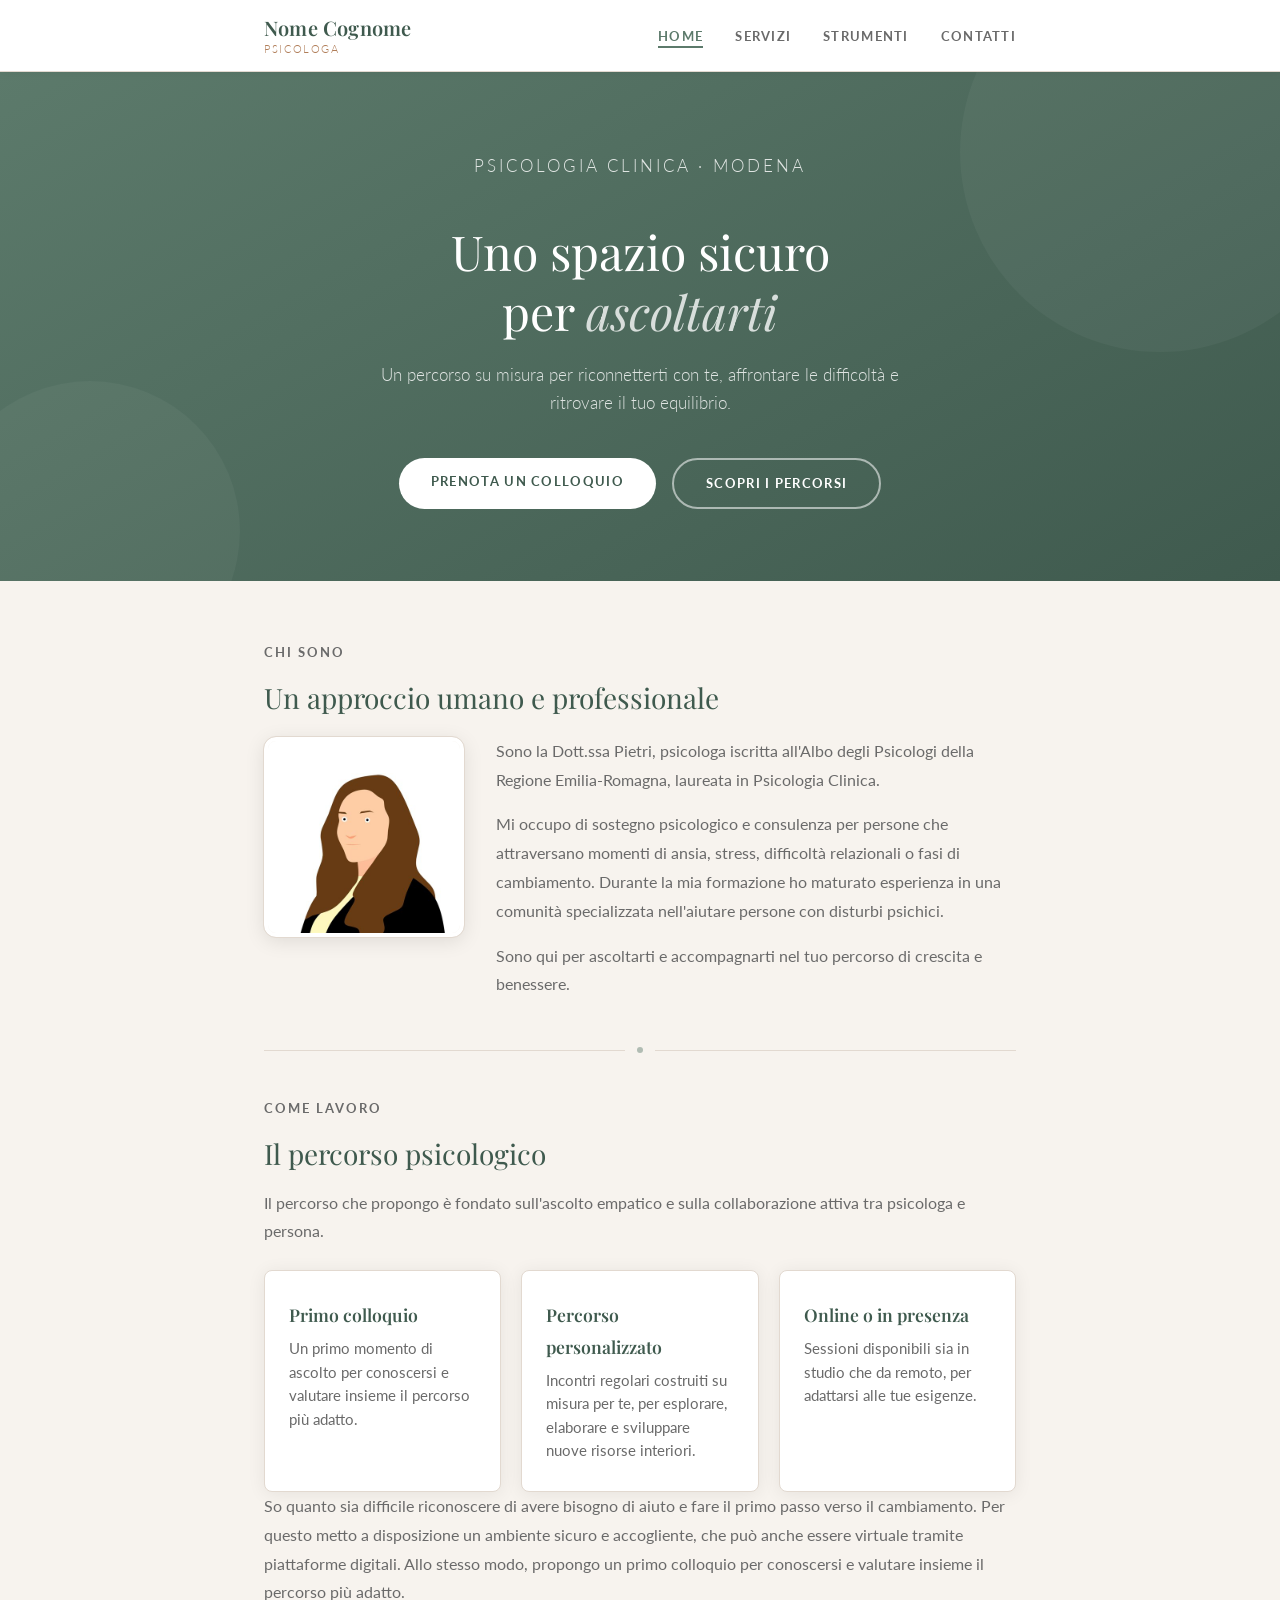
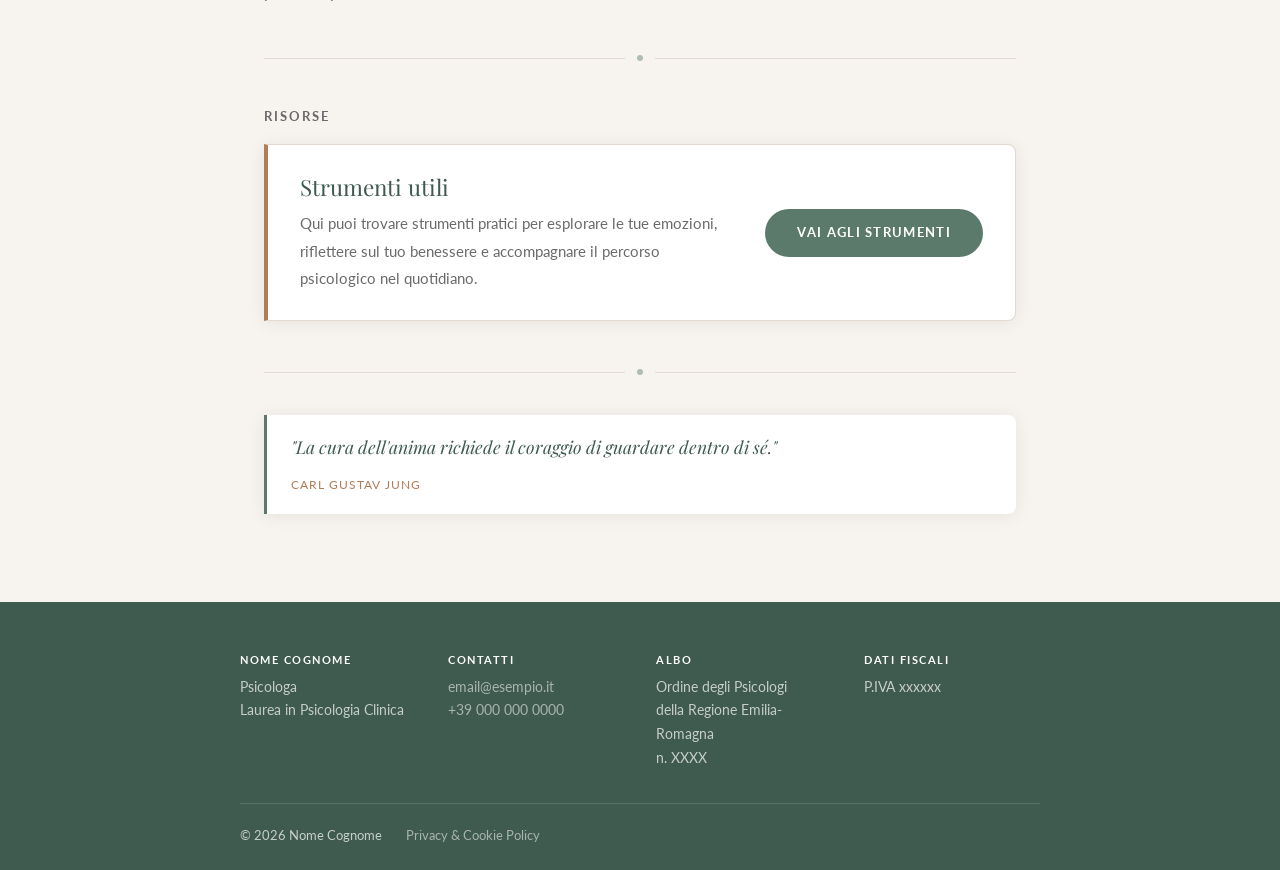
<file: index.html>
<!DOCTYPE html>
<html lang="it">
<head>
  <meta charset="UTF-8" />
  <meta name="viewport" content="width=device-width, initial-scale=1.0" />
  <title>Nome Cognome – Psicologa</title>
  <link rel="preconnect" href="https://fonts.googleapis.com" />
  <link rel="preconnect" href="https://fonts.gstatic.com" crossorigin />
  <link rel="stylesheet" href="https://fonts.googleapis.com/css2?family=Playfair+Display:ital,wght@0,400;0,600;1,400&family=Lato:wght@300;400;700&display=swap" />
  <link rel="stylesheet" href="graphics/style.css" />
</head>
<body>

  <div id="site-header"></div>

  <!-- ═══════════ HERO ═══════════ -->
  <section class="hero">
    <div class="hero-inner">
      <p class="hero-eyebrow" data-cfg="hero_eyebrow">Psicologia Clinica · Modena</p>
      <h1>Uno spazio sicuro<br>per <em>ascoltarti</em></h1>
      <p>Un percorso su misura per riconnetterti con te, affrontare le difficoltà e ritrovare il tuo equilibrio.</p>
      <div class="btn-group">
        <a href="contatti.html" class="btn btn-light">Prenota un colloquio</a>
        <a href="servizi.html"  class="btn btn-outline">Scopri i percorsi</a>
      </div>
    </div>
  </section>

  <!-- ═══════════ MAIN ═══════════ -->
  <main>

    <div class="section">
      <p class="section-label">Chi sono</p>
      <h2>Un approccio umano e professionale</h2>
      <div class="bio-layout">
        <div class="bio-photo">
          <img src="graphics/profilepic.jpg" alt="Nome Cognome – Psicologa" data-cfg-alt="name" width="480" height="480" decoding="async" />
        </div>
        <div>
          <p>Sono la <span data-cfg="short_name">Dott.ssa Pietri</span>, psicologa iscritta all'Albo degli Psicologi della Regione <span data-cfg="albo_region">Emilia-Romagna</span>, laureata in Psicologia Clinica.</p>
          <p>Mi occupo di sostegno psicologico e consulenza per persone che attraversano momenti di ansia, stress, difficoltà relazionali o fasi di cambiamento. Durante la mia formazione ho maturato esperienza in una comunità specializzata nell'aiutare persone con disturbi psichici.</p>
          <p>Sono qui per ascoltarti e accompagnarti nel tuo percorso di crescita e benessere.</p>
        </div>
      </div>
    </div>

    <div class="divider"><span class="divider-dot"></span></div>

    <div class="section">
      <p class="section-label">Come lavoro</p>
      <h2>Il percorso psicologico</h2>

      <p>Il percorso che propongo è fondato sull'ascolto empatico e sulla collaborazione attiva tra psicologa e persona.</p>

      <div class="card-grid">
        <div class="card">
          <h3>Primo colloquio</h3>
          <p>Un primo momento di ascolto per conoscersi e valutare insieme il percorso più adatto.</p>
        </div>
        <div class="card">
          <h3>Percorso personalizzato</h3>
          <p>Incontri regolari costruiti su misura per te, per esplorare, elaborare e sviluppare nuove risorse interiori.</p>
        </div>
        <div class="card">
          <h3>Online o in presenza</h3>
          <p>Sessioni disponibili sia in studio che da remoto, per adattarsi alle tue esigenze.</p>
        </div>
      </div>

      <p>So quanto sia difficile riconoscere di avere bisogno di aiuto e fare il primo passo verso il cambiamento. Per questo metto a disposizione un ambiente sicuro e accogliente, che può anche essere virtuale tramite piattaforme digitali. Allo stesso modo, propongo un primo colloquio per conoscersi e valutare insieme il percorso più adatto.</p>
    </div>

    <div class="divider"><span class="divider-dot"></span></div>

    <div class="section">
      <p class="section-label">Risorse</p>
      <div class="highlight-box">
        <div class="highlight-box-text">
          <h2>Strumenti utili</h2>
          <p>Qui puoi trovare strumenti pratici per esplorare le tue emozioni, riflettere sul tuo benessere e accompagnare il percorso psicologico nel quotidiano.</p>
        </div>
        <a href="utilities.html" class="btn btn-sage">Vai agli strumenti</a>
      </div>
    </div>

    <div class="divider"><span class="divider-dot"></span></div>

    <div class="quote">
      <p>"La cura dell'anima richiede il coraggio di guardare dentro di sé."</p>
      <cite>Carl Gustav Jung</cite>
    </div>

  </main>

  <div id="site-footer"></div>

  <script src="js/config.js" defer></script>
  <script src="js/main.js" defer></script>
</body>
</html>
</file>
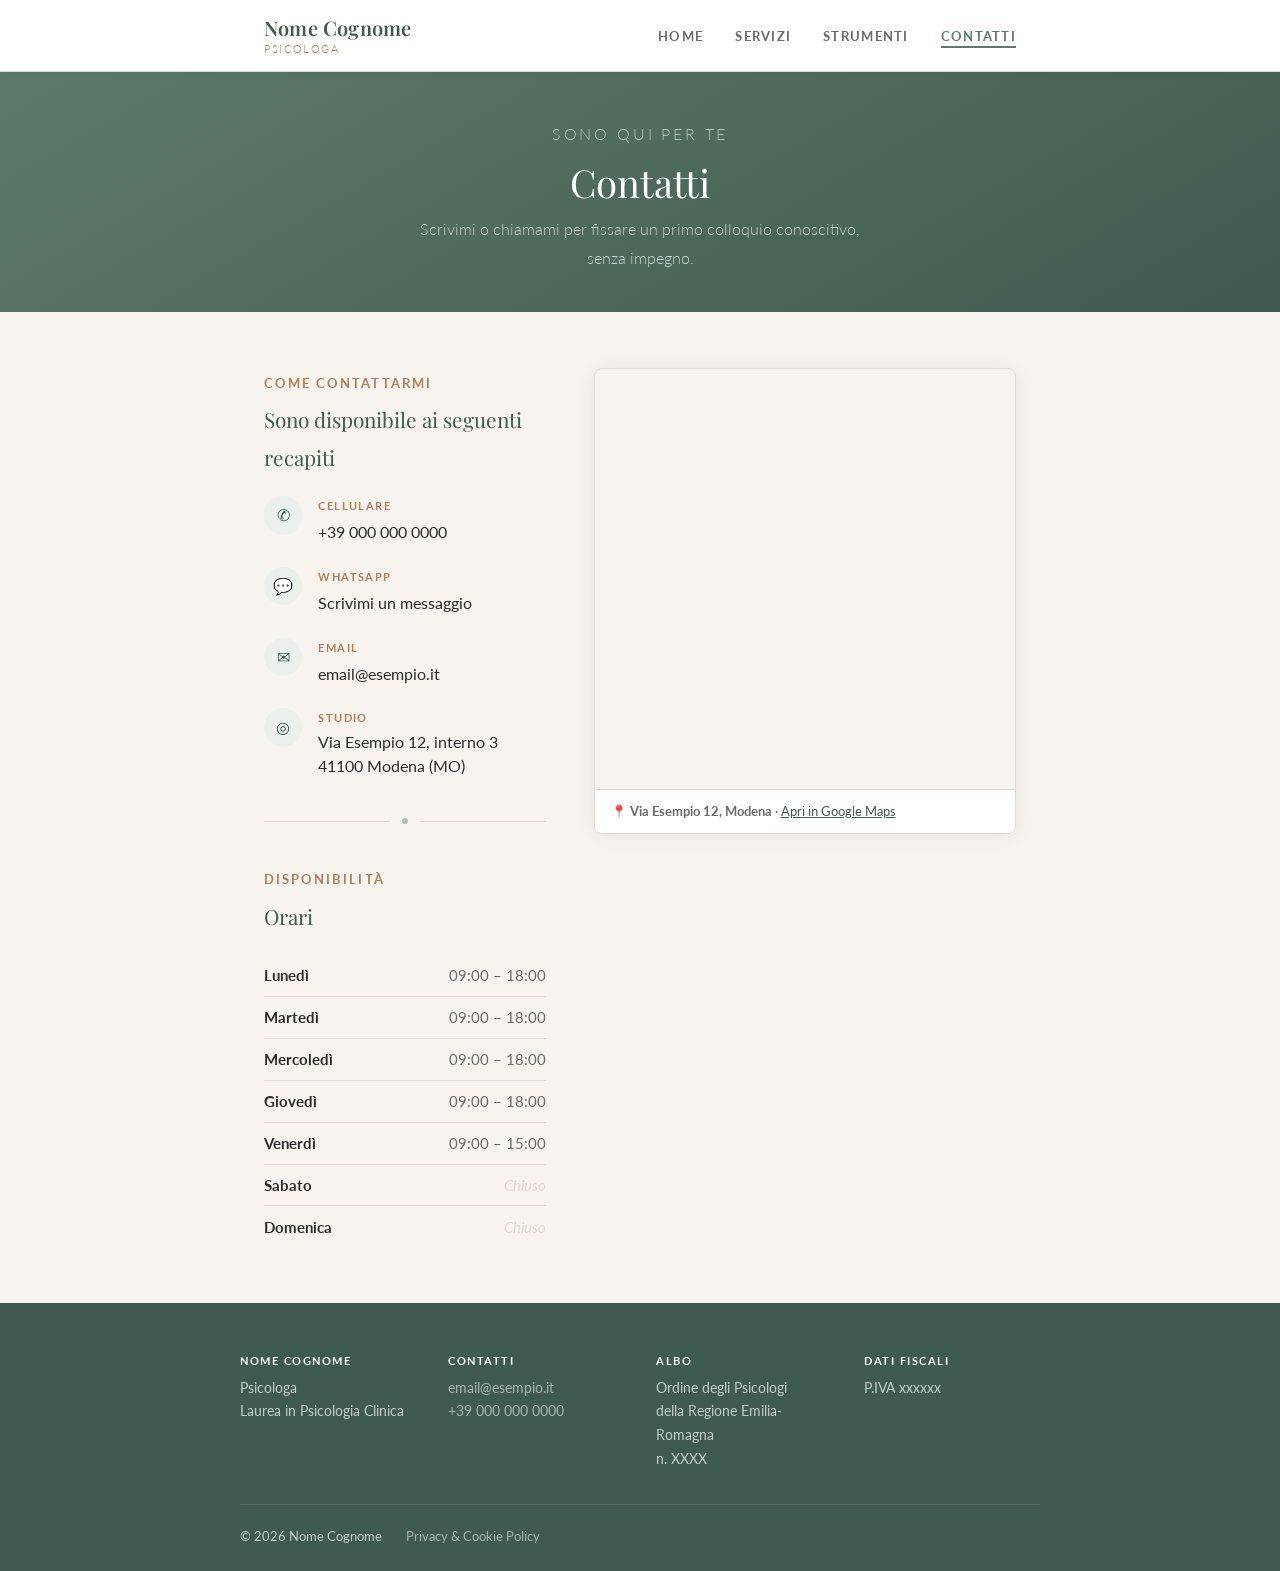
<file: contatti.html>
<!DOCTYPE html>
<html lang="it">

<head>
  <meta charset="UTF-8" />
  <meta name="viewport" content="width=device-width, initial-scale=1.0" />
  <title>Contatti – Nome Cognome</title>
  <link rel="preconnect" href="https://fonts.googleapis.com" />
  <link rel="preconnect" href="https://fonts.gstatic.com" crossorigin />
  <link rel="stylesheet" href="https://fonts.googleapis.com/css2?family=Playfair+Display:ital,wght@0,400;0,600;1,400&family=Lato:wght@300;400;700&display=swap" />
  <link rel="stylesheet" href="graphics/style.css" />
</head>

<body>

  <div id="site-header"></div>

  <!-- ═══════════ PAGE HEADER ═══════════ -->
  <section class="page-header">
    <div class="page-header-inner">
      <p class="hero-eyebrow">Sono qui per te</p>
      <h1>Contatti</h1>
      <p>Scrivimi o chiamami per fissare un primo colloquio conoscitivo, senza impegno.</p>
    </div>
  </section>

  <!-- ═══════════ MAIN ═══════════ -->
  <main>
    <div class="contact-layout">

      <!-- ── Colonna sinistra: info ── -->
      <div>

        <div class="contact-block">
          <p class="section-label">Come contattarmi</p>
          <h2>Sono disponibile ai seguenti recapiti</h2>

          <div class="contact-item">
            <div class="contact-icon">✆</div>
            <div class="contact-body">
              <strong>Cellulare</strong>
              <a data-cfg="phone" data-cfg-href="phone_href" href="tel:+39000000000">+39 000 000 0000</a>
            </div>
          </div>

          <!-- Se non usa WhatsApp, basta eliminare questo blocco -->
          <div class="contact-item">
            <div class="contact-icon">💬</div>
            <div class="contact-body">
              <strong>WhatsApp</strong>
              <a data-cfg-href="whatsapp_href" href="https://wa.me/39000000000" target="_blank" rel="noopener">Scrivimi un messaggio</a>
            </div>
          </div>

          <div class="contact-item">
            <div class="contact-icon">✉</div>
            <div class="contact-body">
              <strong>Email</strong>
              <a data-cfg="email" data-cfg-href="email_href" href="mailto:email@esempio.it">email@esempio.it</a>
            </div>
          </div>

          <div class="contact-item">
            <div class="contact-icon">◎</div>
            <div class="contact-body">
              <strong>Studio</strong>
              <span data-cfg="address_street">Via Esempio 12, interno 3</span>
              <span data-cfg="address_city">41100 Modena (MO)</span>
            </div>
          </div>
        </div>

        <div class="divider"><span class="divider-dot"></span></div>

        <div class="contact-block">
          <p class="section-label">Disponibilità</p>
          <h2>Orari</h2>

          <!-- Gli orari si modificano in resources/config.json (chiave "hours");
               quelli qui sotto sono solo un fallback se il JS non viene eseguito. -->
          <ul class="hours-list" data-cfg-hours>
            <li><span class="day">Lunedì</span> <span>09:00 – 18:00</span></li>
            <li><span class="day">Martedì</span> <span>09:00 – 18:00</span></li>
            <li><span class="day">Mercoledì</span> <span>09:00 – 18:00</span></li>
            <li><span class="day">Giovedì</span> <span>09:00 – 18:00</span></li>
            <li><span class="day">Venerdì</span> <span>09:00 – 15:00</span></li>
            <li><span class="day">Sabato</span> <span class="closed">Chiuso</span></li>
            <li><span class="day">Domenica</span> <span class="closed">Chiuso</span></li>
          </ul>
        </div>

      </div>

      <!-- ── Colonna destra: mappa ── -->
      <div>
        <div class="map-wrap">
          <!--
            PLACEHOLDER: sostituisci il src con l'URL che ottieni da
            Google Maps → Condividi → Incorpora una mappa → copia il src dell'<iframe>
          -->
<iframe data-cfg-src="maps_src" src="https://www.google.com/maps/embed?pb=!1m18!1m12!1m3!1d546.7429613250994!2d10.897580969829777!3d44.63233480924796!2m3!1f0!2f0!3f0!3m2!1i1024!2i768!4f13.1!3m3!1m2!1s0x477fef816a17a3c3%3A0x6d0b23b185baf627!2sParrocchia%20di%20San%20Paolo%20Apostolo!5e1!3m2!1sit!2sit!4v1781724962988!5m2!1sit!2sit" width="600" height="450" style="border:0;" allowfullscreen="" loading="lazy" referrerpolicy="no-referrer-when-downgrade"></iframe>
          <div class="map-note">
            📍 <strong data-cfg="maps_label">Via Esempio 12, Modena</strong> ·
            <a data-cfg-href="maps_href" href="https://maps.google.com/maps?q=Modena+MO+Italy" target="_blank" rel="noopener">
              Apri in Google Maps
            </a>
          </div>
        </div>
      </div>

    </div>
  </main>

  <div id="site-footer"></div>

  <script src="js/config.js" defer></script>
  <script src="js/main.js" defer></script>
</body>

</html>
</file>
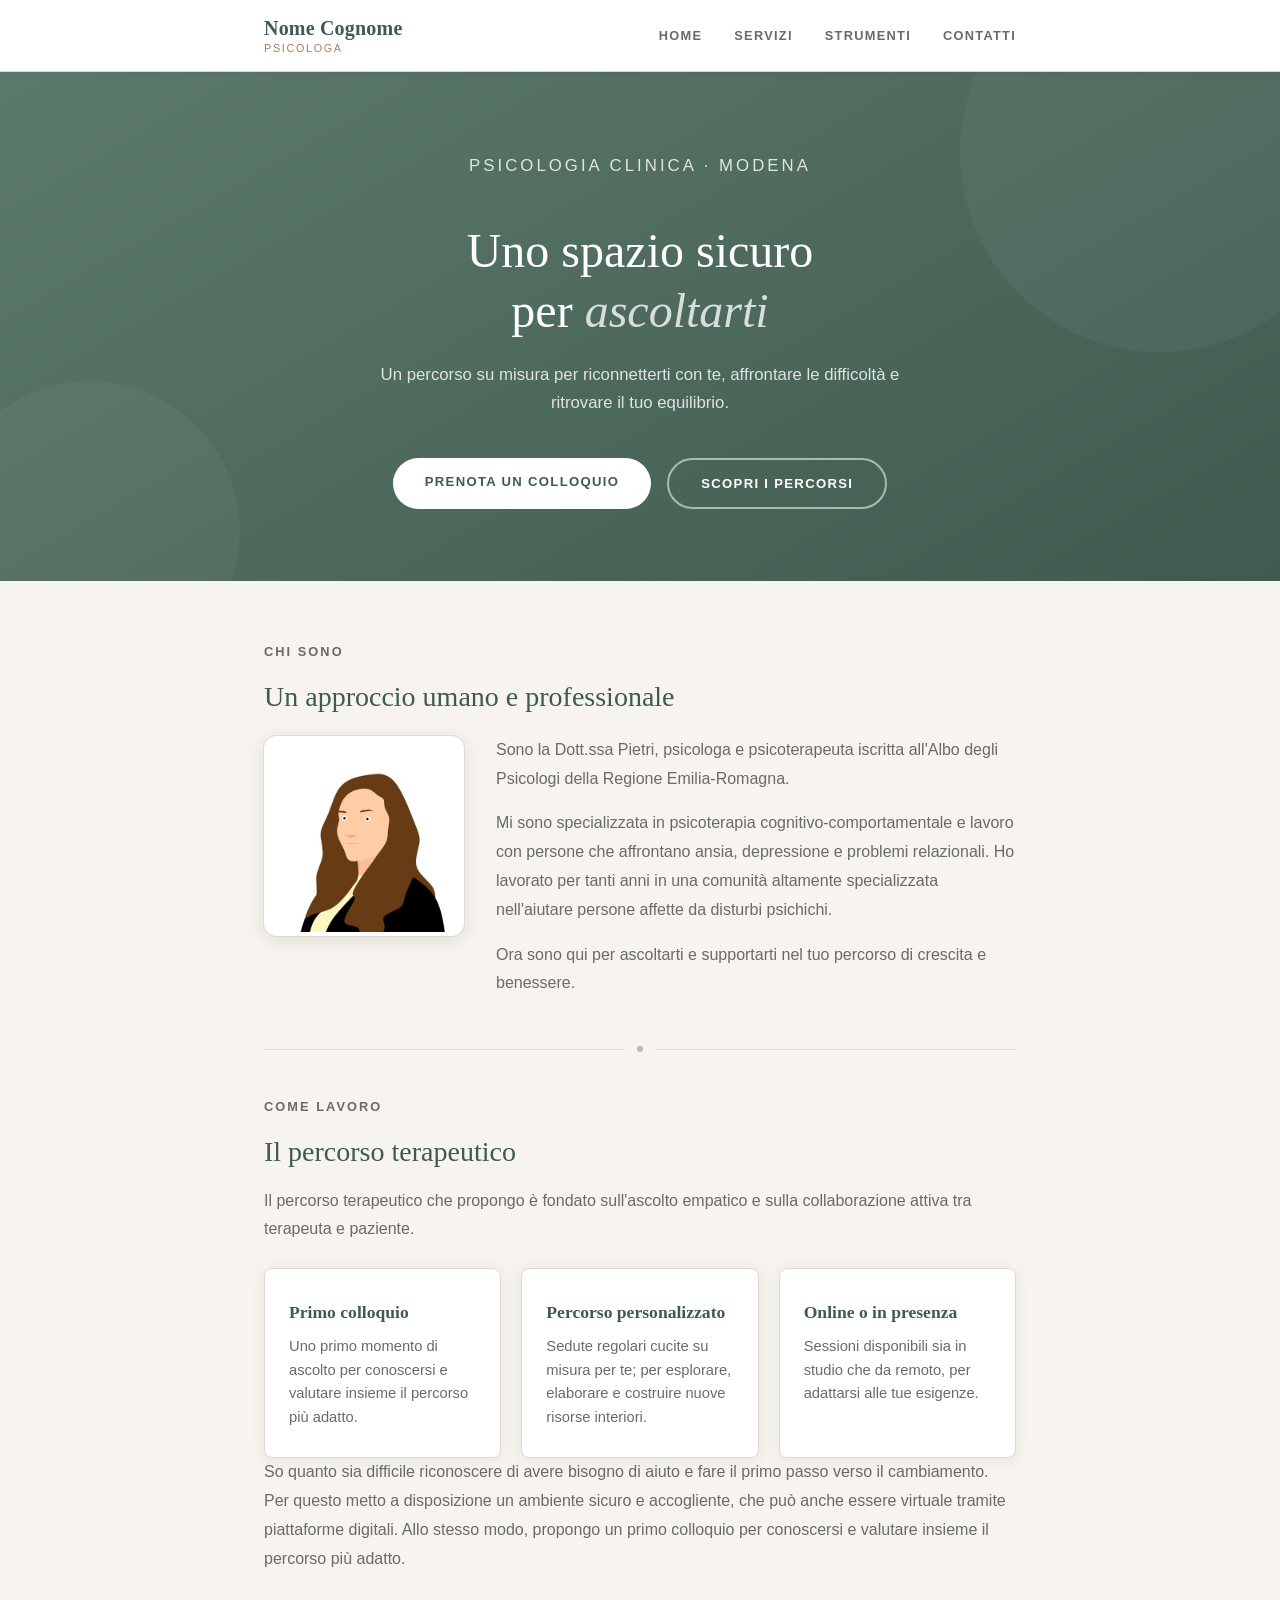
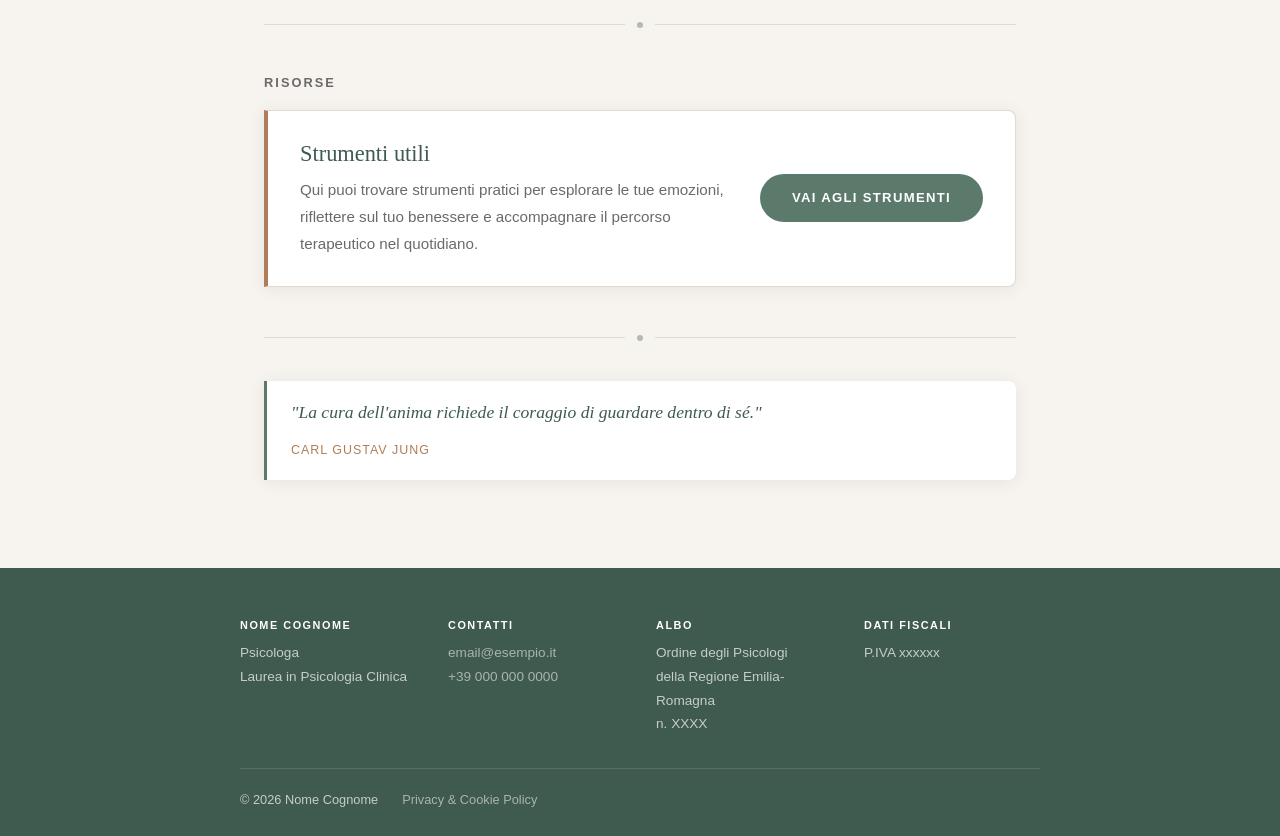
<file: home.html>
<!DOCTYPE html>
<html lang="it">
<head>
  <meta charset="UTF-8" />
  <meta name="viewport" content="width=device-width, initial-scale=1.0" />
  <title>Nome Cognome – Psicologa</title>
  <link rel="stylesheet" href="graphics/style.css" />
</head>
<body>

  <div id="site-header"></div>

  <!-- ═══════════ HERO ═══════════ -->
  <section class="hero">
    <div class="hero-inner">
      <p class="hero-eyebrow">Psicologia Clinica · Modena</p>
      <h1>Uno spazio sicuro<br>per <em>ascoltarti</em></h1>
      <p>Un percorso su misura per riconnetterti con te, affrontare le difficoltà e ritrovare il tuo equilibrio.</p>
      <div class="btn-group">
        <a href="contatti.html" class="btn btn-light">Prenota un colloquio</a>
        <a href="servizi.html"  class="btn btn-outline">Scopri i percorsi</a>
      </div>
    </div>
  </section>

  <!-- ═══════════ MAIN ═══════════ -->
  <main>

    <div class="section">
      <p class="section-label">Chi sono</p>
      <h2>Un approccio umano e professionale</h2>
      <div class="bio-layout">
        <div class="bio-photo">
          <img src="graphics/profilepic.jpg" alt="Nome Cognome – Psicologa" />
        </div>
        <div>
          <p>Sono la Dott.ssa Pietri, psicologa e psicoterapeuta iscritta all'Albo degli Psicologi della Regione Emilia-Romagna.</p>
          <p>Mi sono specializzata in psicoterapia cognitivo-comportamentale e lavoro con persone che affrontano ansia, depressione e problemi relazionali. Ho lavorato per tanti anni in una comunità altamente specializzata nell'aiutare persone affette da disturbi psichichi.</p>
          <p>Ora sono qui per ascoltarti e supportarti nel tuo percorso di crescita e benessere.</p>
        </div>
      </div>
    </div>

    <div class="divider"><span class="divider-dot"></span></div>

    <div class="section">
      <p class="section-label">Come lavoro</p>
      <h2>Il percorso terapeutico</h2>

      <p>Il percorso terapeutico che propongo è fondato sull'ascolto empatico e sulla collaborazione attiva tra terapeuta e paziente.</p>

      <div class="card-grid">
        <div class="card">
          <h3>Primo colloquio</h3>
          <p>Uno primo momento di ascolto per conoscersi e valutare insieme il percorso più adatto.</p>
        </div>
        <div class="card">
          <h3>Percorso personalizzato</h3>
          <p>Sedute regolari cucite su misura per te; per esplorare, elaborare e costruire nuove risorse interiori.</p>
        </div>
        <div class="card">
          <h3>Online o in presenza</h3>
          <p>Sessioni disponibili sia in studio che da remoto, per adattarsi alle tue esigenze.</p>
        </div>
      </div>

      <p>So quanto sia difficile riconoscere di avere bisogno di aiuto e fare il primo passo verso il cambiamento. Per questo metto a disposizione un ambiente sicuro e accogliente, che può anche essere virtuale tramite piattaforme digitali. Allo stesso modo, propongo un primo colloquio per conoscersi e valutare insieme il percorso più adatto.</p>
    </div>

    <div class="divider"><span class="divider-dot"></span></div>

    <div class="section">
      <p class="section-label">Risorse</p>
      <div class="highlight-box">
        <div class="highlight-box-text">
          <h2>Strumenti utili</h2>
          <p>Qui puoi trovare strumenti pratici per esplorare le tue emozioni, riflettere sul tuo benessere e accompagnare il percorso terapeutico nel quotidiano.</p>
        </div>
        <a href="utilities.html" class="btn btn-sage">Vai agli strumenti</a>
      </div>
    </div>

    <div class="divider"><span class="divider-dot"></span></div>

    <div class="quote">
      <p>"La cura dell'anima richiede il coraggio di guardare dentro di sé."</p>
      <cite>Carl Gustav Jung</cite>
    </div>

  </main>

  <div id="site-footer"></div>

  <script src="js/config.js" defer></script>
  <script src="js/main.js" defer></script>
</body>
</html>
</file>
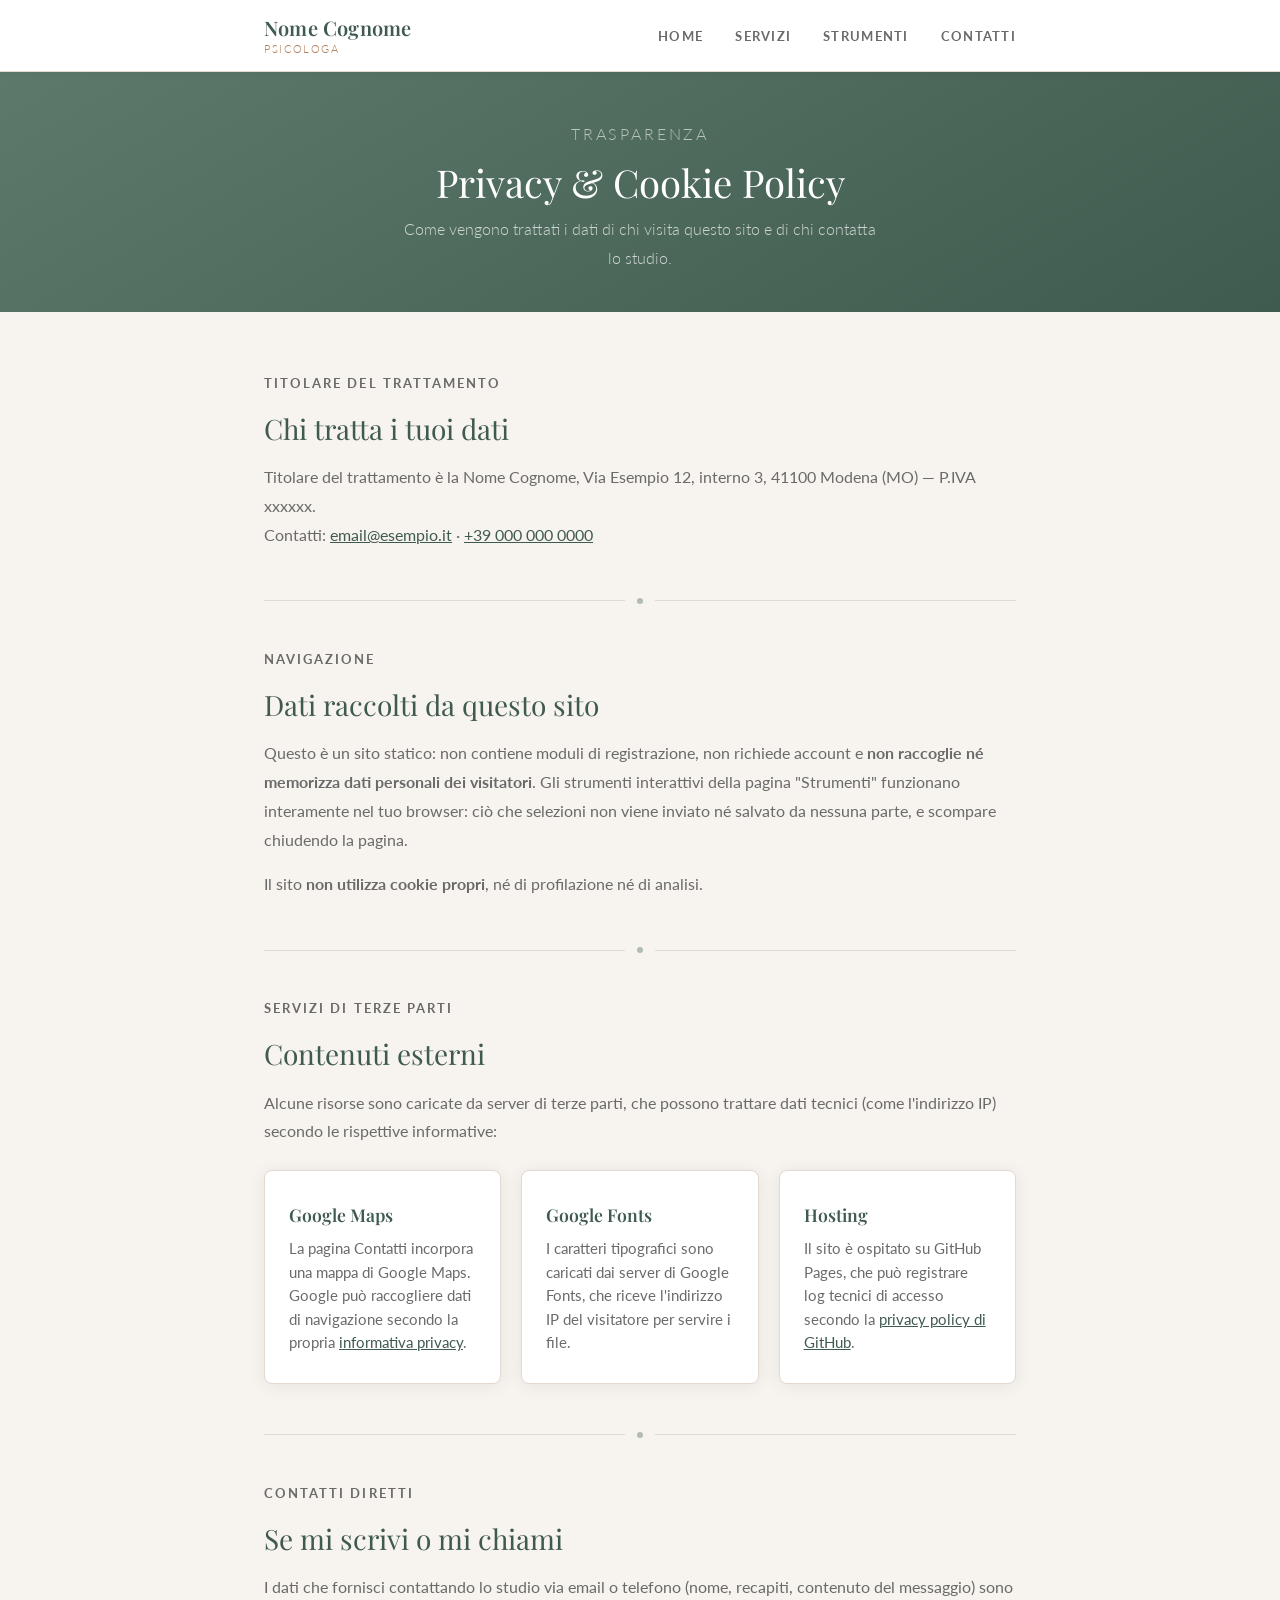
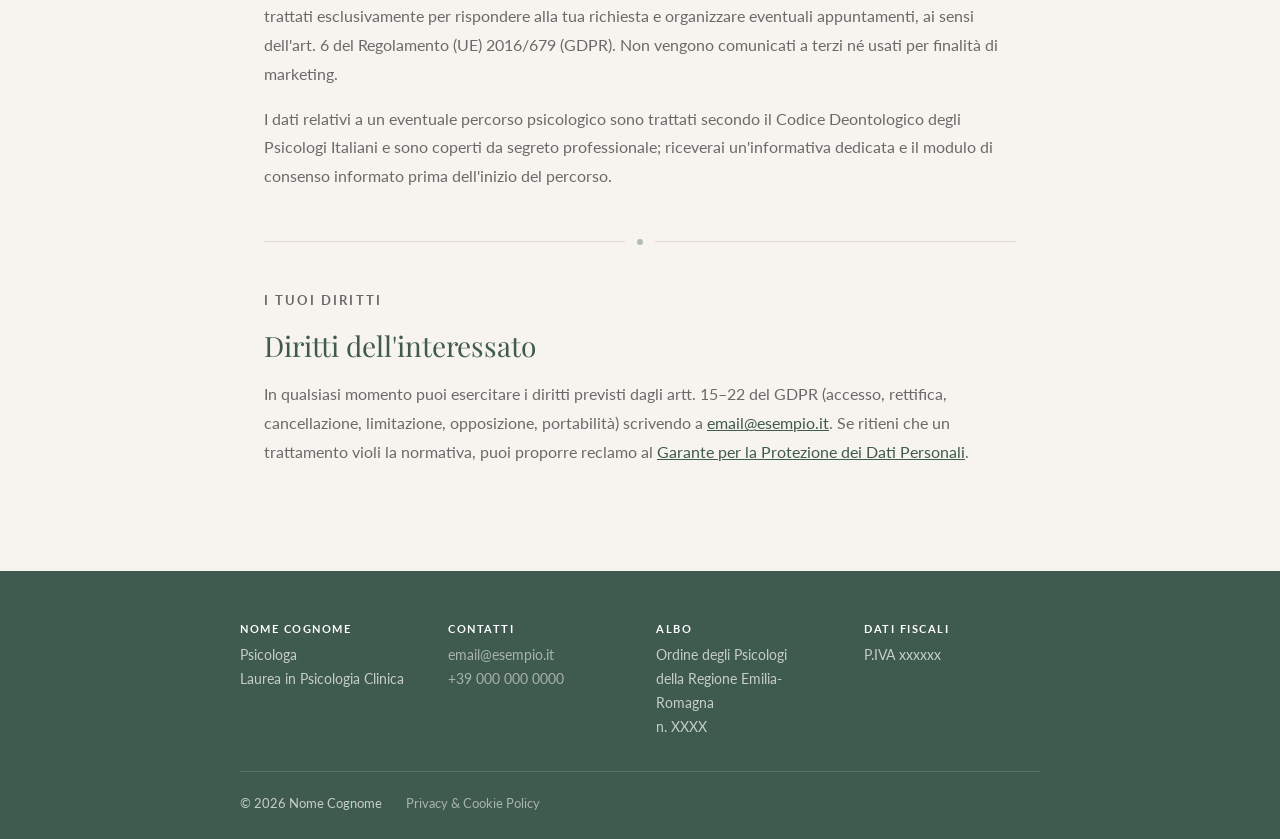
<file: privacy.html>
<!DOCTYPE html>
<html lang="it">

<head>
  <meta charset="UTF-8" />
  <meta name="viewport" content="width=device-width, initial-scale=1.0" />
  <title>Privacy &amp; Cookie – Nome Cognome</title>
  <link rel="preconnect" href="https://fonts.googleapis.com" />
  <link rel="preconnect" href="https://fonts.gstatic.com" crossorigin />
  <link rel="stylesheet" href="https://fonts.googleapis.com/css2?family=Playfair+Display:ital,wght@0,400;0,600;1,400&family=Lato:wght@300;400;700&display=swap" />
  <link rel="stylesheet" href="graphics/style.css" />
</head>

<body>

  <div id="site-header"></div>

  <!-- ═══════════ PAGE HEADER ═══════════ -->
  <section class="page-header">
    <div class="page-header-inner">
      <p class="hero-eyebrow">Trasparenza</p>
      <h1>Privacy &amp; Cookie Policy</h1>
      <p>Come vengono trattati i dati di chi visita questo sito e di chi contatta lo studio.</p>
    </div>
  </section>

  <!-- ═══════════ MAIN ═══════════ -->
  <main>

    <!--
      NOTA PER CHI AGGIORNA IL SITO:
      questo è un testo base da far verificare prima della pubblicazione definitiva
      (es. dal consulente che segue la partita IVA). I dati del titolare vengono
      compilati automaticamente da resources/config.json.
    -->

    <div class="section">
      <p class="section-label">Titolare del trattamento</p>
      <h2>Chi tratta i tuoi dati</h2>
      <p>
        Titolare del trattamento è la <span data-cfg="name">Nome Cognome</span>,
        <span data-cfg="address_street">Via Esempio 12, interno 3</span>,
        <span data-cfg="address_city">41100 Modena (MO)</span> —
        P.IVA <span data-cfg="piva">xxxxxx</span>.<br>
        Contatti: <a data-cfg="email" data-cfg-href="email_href" href="mailto:email@esempio.it">email@esempio.it</a> ·
        <a data-cfg="phone" data-cfg-href="phone_href" href="tel:+39000000000">+39 000 000 0000</a>
      </p>
    </div>

    <div class="divider"><span class="divider-dot"></span></div>

    <div class="section">
      <p class="section-label">Navigazione</p>
      <h2>Dati raccolti da questo sito</h2>
      <p>Questo è un sito statico: non contiene moduli di registrazione, non richiede account e <strong>non raccoglie né memorizza dati personali dei visitatori</strong>. Gli strumenti interattivi della pagina "Strumenti" funzionano interamente nel tuo browser: ciò che selezioni non viene inviato né salvato da nessuna parte, e scompare chiudendo la pagina.</p>
      <p>Il sito <strong>non utilizza cookie propri</strong>, né di profilazione né di analisi.</p>
    </div>

    <div class="divider"><span class="divider-dot"></span></div>

    <div class="section">
      <p class="section-label">Servizi di terze parti</p>
      <h2>Contenuti esterni</h2>
      <p>Alcune risorse sono caricate da server di terze parti, che possono trattare dati tecnici (come l'indirizzo IP) secondo le rispettive informative:</p>
      <div class="card-grid">
        <div class="card">
          <h3>Google Maps</h3>
          <p>La pagina Contatti incorpora una mappa di Google Maps. Google può raccogliere dati di navigazione secondo la propria <a href="https://policies.google.com/privacy" target="_blank" rel="noopener">informativa privacy</a>.</p>
        </div>
        <div class="card">
          <h3>Google Fonts</h3>
          <p>I caratteri tipografici sono caricati dai server di Google Fonts, che riceve l'indirizzo IP del visitatore per servire i file.</p>
        </div>
        <div class="card">
          <h3>Hosting</h3>
          <p>Il sito è ospitato su GitHub Pages, che può registrare log tecnici di accesso secondo la <a href="https://docs.github.com/en/site-policy/privacy-policies/github-general-privacy-statement" target="_blank" rel="noopener">privacy policy di GitHub</a>.</p>
        </div>
      </div>
    </div>

    <div class="divider"><span class="divider-dot"></span></div>

    <div class="section">
      <p class="section-label">Contatti diretti</p>
      <h2>Se mi scrivi o mi chiami</h2>
      <p>I dati che fornisci contattando lo studio via email o telefono (nome, recapiti, contenuto del messaggio) sono trattati esclusivamente per rispondere alla tua richiesta e organizzare eventuali appuntamenti, ai sensi dell'art. 6 del Regolamento (UE) 2016/679 (GDPR). Non vengono comunicati a terzi né usati per finalità di marketing.</p>
      <p>I dati relativi a un eventuale percorso psicologico sono trattati secondo il Codice Deontologico degli Psicologi Italiani e sono coperti da segreto professionale; riceverai un'informativa dedicata e il modulo di consenso informato prima dell'inizio del percorso.</p>
    </div>

    <div class="divider"><span class="divider-dot"></span></div>

    <div class="section">
      <p class="section-label">I tuoi diritti</p>
      <h2>Diritti dell'interessato</h2>
      <p>In qualsiasi momento puoi esercitare i diritti previsti dagli artt. 15–22 del GDPR (accesso, rettifica, cancellazione, limitazione, opposizione, portabilità) scrivendo a <a data-cfg="email" data-cfg-href="email_href" href="mailto:email@esempio.it">email@esempio.it</a>. Se ritieni che un trattamento violi la normativa, puoi proporre reclamo al <a href="https://www.garanteprivacy.it" target="_blank" rel="noopener">Garante per la Protezione dei Dati Personali</a>.</p>
    </div>

  </main>

  <div id="site-footer"></div>

  <script src="js/config.js" defer></script>
  <script src="js/main.js" defer></script>
</body>

</html>
</file>
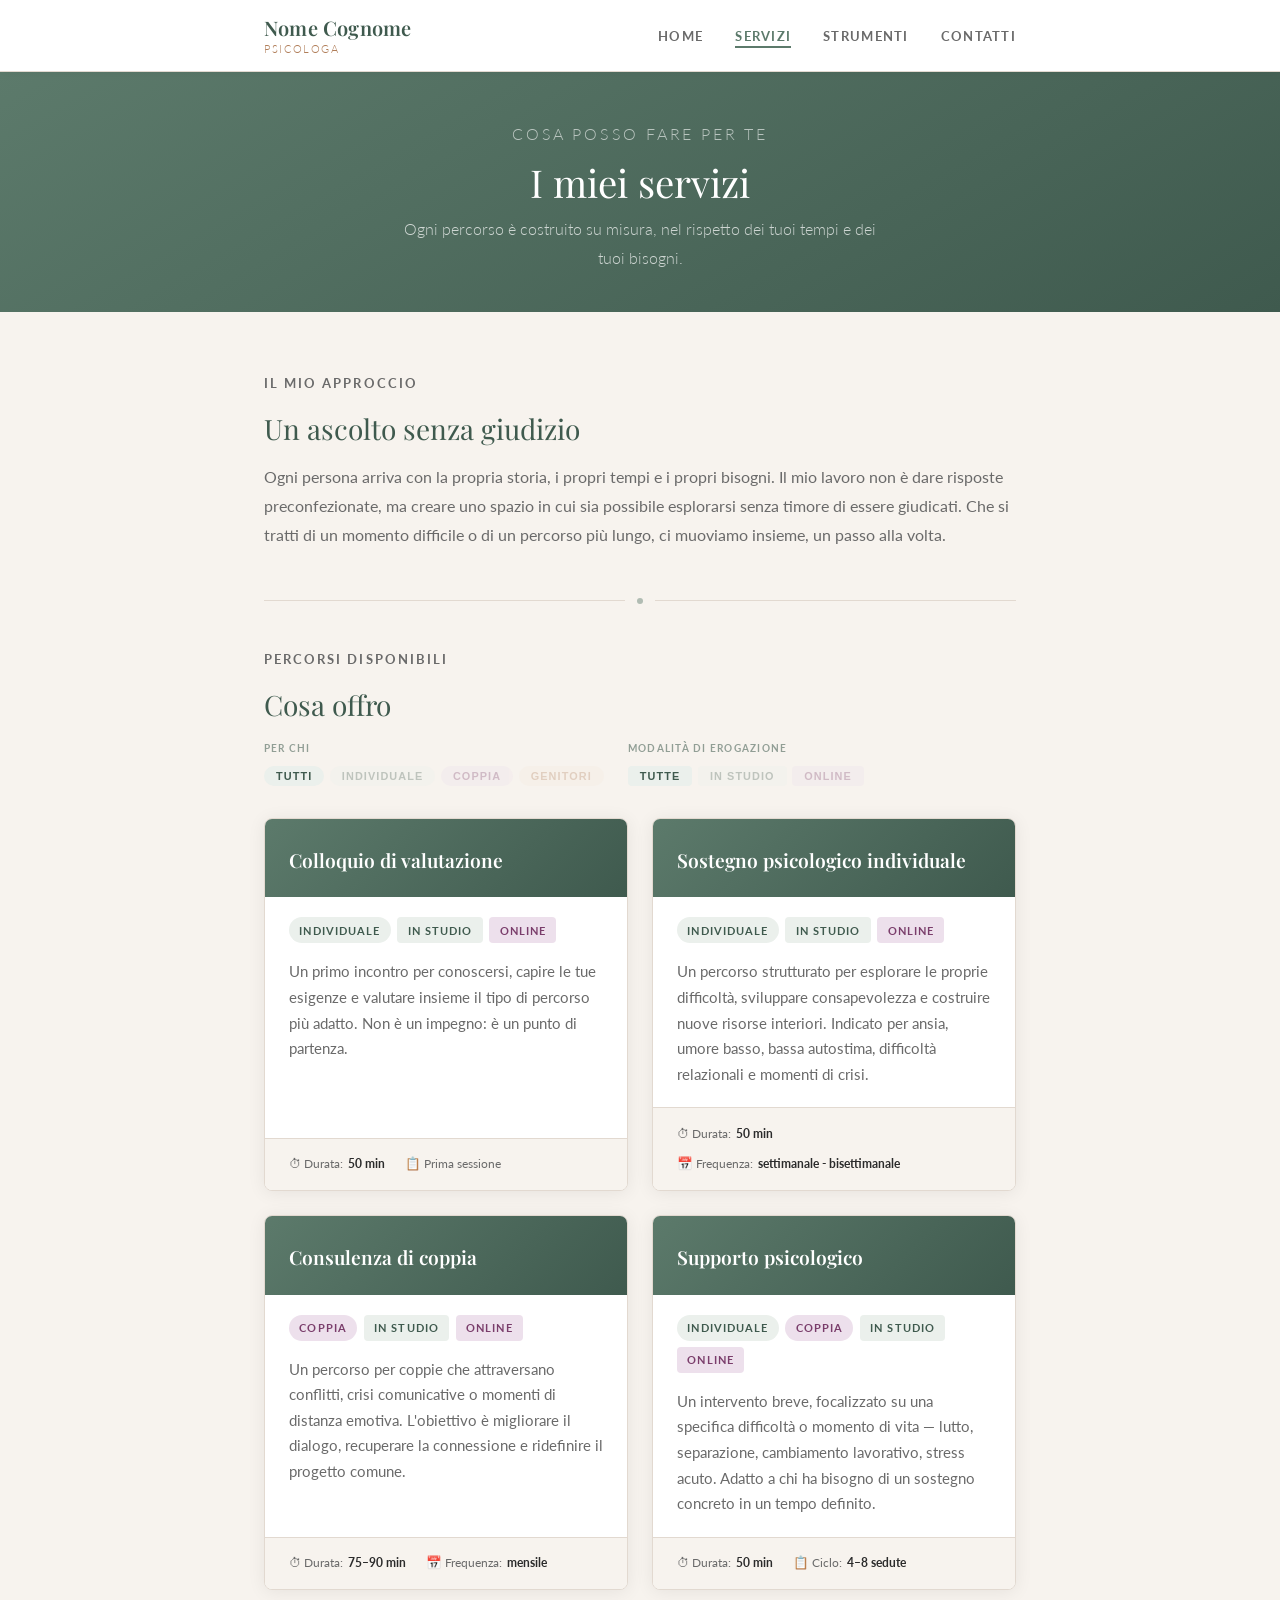
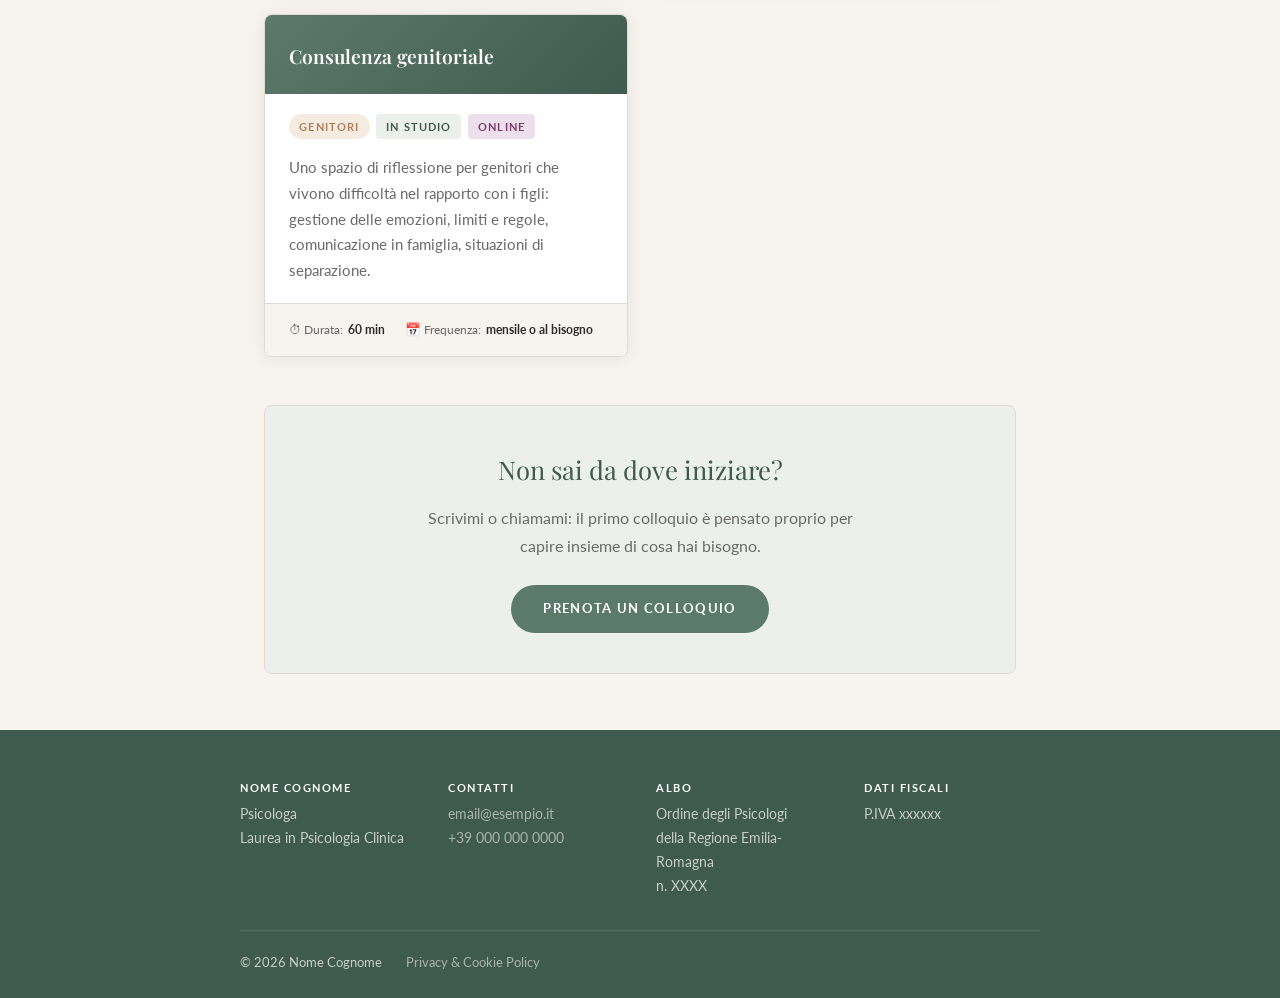
<file: servizi.html>
<!DOCTYPE html>
<html lang="it">

<head>
  <meta charset="UTF-8" />
  <meta name="viewport" content="width=device-width, initial-scale=1.0" />
  <title>Servizi – Nome Cognome</title>
  <link rel="preconnect" href="https://fonts.googleapis.com" />
  <link rel="preconnect" href="https://fonts.gstatic.com" crossorigin />
  <link rel="stylesheet" href="https://fonts.googleapis.com/css2?family=Playfair+Display:ital,wght@0,400;0,600;1,400&family=Lato:wght@300;400;700&display=swap" />
  <link rel="stylesheet" href="graphics/style.css" />
</head>

<body>

  <div id="site-header"></div>

  <!-- ═══════════ PAGE HEADER ═══════════ -->
  <section class="page-header">
    <div class="page-header-inner">
      <p class="hero-eyebrow">Cosa posso fare per te</p>
      <h1>I miei servizi</h1>
      <p>Ogni percorso è costruito su misura, nel rispetto dei tuoi tempi e dei tuoi bisogni.</p>
    </div>
  </section>

  <!-- ═══════════ MAIN ═══════════ -->
  <main>

    <!-- Intro -->
    <div class="section">
      <p class="section-label">Il mio approccio</p>
      <h2>Un ascolto senza giudizio</h2>
      <p>Ogni persona arriva con la propria storia, i propri tempi e i propri bisogni. Il mio lavoro non è dare risposte preconfezionate, ma creare uno spazio in cui sia possibile esplorarsi senza timore di essere giudicati. Che si tratti di un momento difficile o di un percorso più lungo, ci muoviamo insieme, un passo alla volta.</p>
    </div>

    <div class="divider"><span class="divider-dot"></span></div>

    <!-- Griglia servizi -->
    <div class="section">
      <p class="section-label">Percorsi disponibili</p>
      <h2>Cosa offro</h2>

      <div class="service-filters">
        <div class="filter-group">
          <span class="filter-label">Per chi</span>
          <div class="filter-buttons">
            <button class="filter-btn tag--pill tag--sage active" data-group="persone" data-value="">Tutti</button>
            <button class="filter-btn tag--pill tag--sage" data-group="persone" data-value="Individuale">Individuale</button>
            <button class="filter-btn tag--pill tag--rose" data-group="persone" data-value="Coppia">Coppia</button>
            <button class="filter-btn tag--pill tag--amber" data-group="persone" data-value="Genitori">Genitori</button>
          </div>
        </div>
        <div class="filter-group">
          <span class="filter-label">Modalità di erogazione</span>
          <div class="filter-buttons">
            <button class="filter-btn tag--rect tag--sage active" data-group="modalita" data-value="">Tutte</button>
            <button class="filter-btn tag--rect tag--sage" data-group="modalita" data-value="In studio">In studio</button>
            <button class="filter-btn tag--rect tag--rose" data-group="modalita" data-value="Online">Online</button>
          </div>
        </div>
      </div>

      <div class="service-grid">

        <!-- 1. Colloquio di valutazione -->
        <div class="service-card">
          <div class="service-card-top">
            <h3>Colloquio di valutazione</h3>
          </div>
          <div class="service-card-body">
            <div class="service-tags">
              <span class="tag tag--pill tag--sage">Individuale</span>
              <span class="tag tag--rect tag--sage">In studio</span>
              <span class="tag tag--rect tag--rose">Online</span>
            </div>
            <p>Un primo incontro per conoscersi, capire le tue esigenze e valutare insieme il tipo di percorso più adatto. Non è un impegno: è un punto di partenza.</p>
          </div>
          <div class="service-meta">
            <span class="service-meta-item">⏱ Durata: <strong>50 min</strong></span>
            <span class="service-meta-item">📋 Prima sessione</span>
          </div>
        </div>

        <!-- 2. Sostegno psicologico individuale -->
        <div class="service-card">
          <div class="service-card-top">
            <h3>Sostegno psicologico individuale</h3>
          </div>
          <div class="service-card-body">
            <div class="service-tags">
              <span class="tag tag--pill tag--sage">Individuale</span>
              <span class="tag tag--rect tag--sage">In studio</span>
              <span class="tag tag--rect tag--rose">Online</span>
            </div>
            <p>Un percorso strutturato per esplorare le proprie difficoltà, sviluppare consapevolezza e costruire nuove risorse interiori. Indicato per ansia, umore basso, bassa autostima, difficoltà relazionali e momenti di crisi.</p>
          </div>
          <div class="service-meta">
            <span class="service-meta-item">⏱ Durata: <strong>50 min</strong></span>
            <span class="service-meta-item">📅 Frequenza: <strong>settimanale - bisettimanale</strong></span>
          </div>
        </div>

        <!-- 3. Consulenza di coppia -->
        <div class="service-card">
          <div class="service-card-top">
            <h3>Consulenza di coppia</h3>
          </div>
          <div class="service-card-body">
            <div class="service-tags">
              <span class="tag tag--pill tag--rose">Coppia</span>
              <span class="tag tag--rect tag--sage">In studio</span>
              <span class="tag tag--rect tag--rose">Online</span>
            </div>
            <p>Un percorso per coppie che attraversano conflitti, crisi comunicative o momenti di distanza emotiva. L'obiettivo è migliorare il dialogo, recuperare la connessione e ridefinire il progetto comune.</p>
          </div>
          <div class="service-meta">
            <span class="service-meta-item">⏱ Durata: <strong>75–90 min</strong></span>
            <span class="service-meta-item">📅 Frequenza: <strong>mensile</strong></span>
          </div>
        </div>

        <!-- 4. Supporto psicologico breve -->
        <div class="service-card">
          <div class="service-card-top">
            <h3>Supporto psicologico</h3>
          </div>
          <div class="service-card-body">
            <div class="service-tags">
              <span class="tag tag--pill tag--sage">Individuale</span>
              <span class="tag tag--pill tag--rose">Coppia</span>
              <span class="tag tag--rect tag--sage">In studio</span>
              <span class="tag tag--rect tag--rose">Online</span>
            </div>
            <p>Un intervento breve, focalizzato su una specifica difficoltà o momento di vita — lutto, separazione, cambiamento lavorativo, stress acuto. Adatto a chi ha bisogno di un sostegno concreto in un tempo definito.</p>
          </div>
          <div class="service-meta">
            <span class="service-meta-item">⏱ Durata: <strong>50 min</strong></span>
            <span class="service-meta-item">📋 Ciclo: <strong>4–8 sedute</strong></span>
          </div>
        </div>

        <!-- 5. Consulenza genitoriale -->
        <div class="service-card">
          <div class="service-card-top">
            <h3>Consulenza genitoriale</h3>
          </div>
          <div class="service-card-body">
            <div class="service-tags">
              <span class="tag tag--pill tag--amber">Genitori</span>
              <span class="tag tag--rect tag--sage">In studio</span>
              <span class="tag tag--rect tag--rose">Online</span>
            </div>
            <p>Uno spazio di riflessione per genitori che vivono difficoltà nel rapporto con i figli: gestione delle emozioni, limiti e regole, comunicazione in famiglia, situazioni di separazione.</p>
          </div>
          <div class="service-meta">
            <span class="service-meta-item">⏱ Durata: <strong>60 min</strong></span>
            <span class="service-meta-item">📅 Frequenza: <strong>mensile o al bisogno</strong></span>
          </div>
        </div>

      </div>

      <p id="service-empty" class="service-empty" hidden>Nessun servizio corrisponde ai filtri selezionati.</p>
    </div>

    <!-- CTA finale -->
    <div class="cta-section">
      <h2>Non sai da dove iniziare?</h2>
      <p>Scrivimi o chiamami: il primo colloquio è pensato proprio per capire insieme di cosa hai bisogno.</p>
      <a href="contatti.html" class="btn btn-sage">Prenota un colloquio</a>
    </div>

  </main>

  <div id="site-footer"></div>

  <script src="js/config.js" defer></script>
  <script src="js/main.js" defer></script>
</body>

</html>
</file>
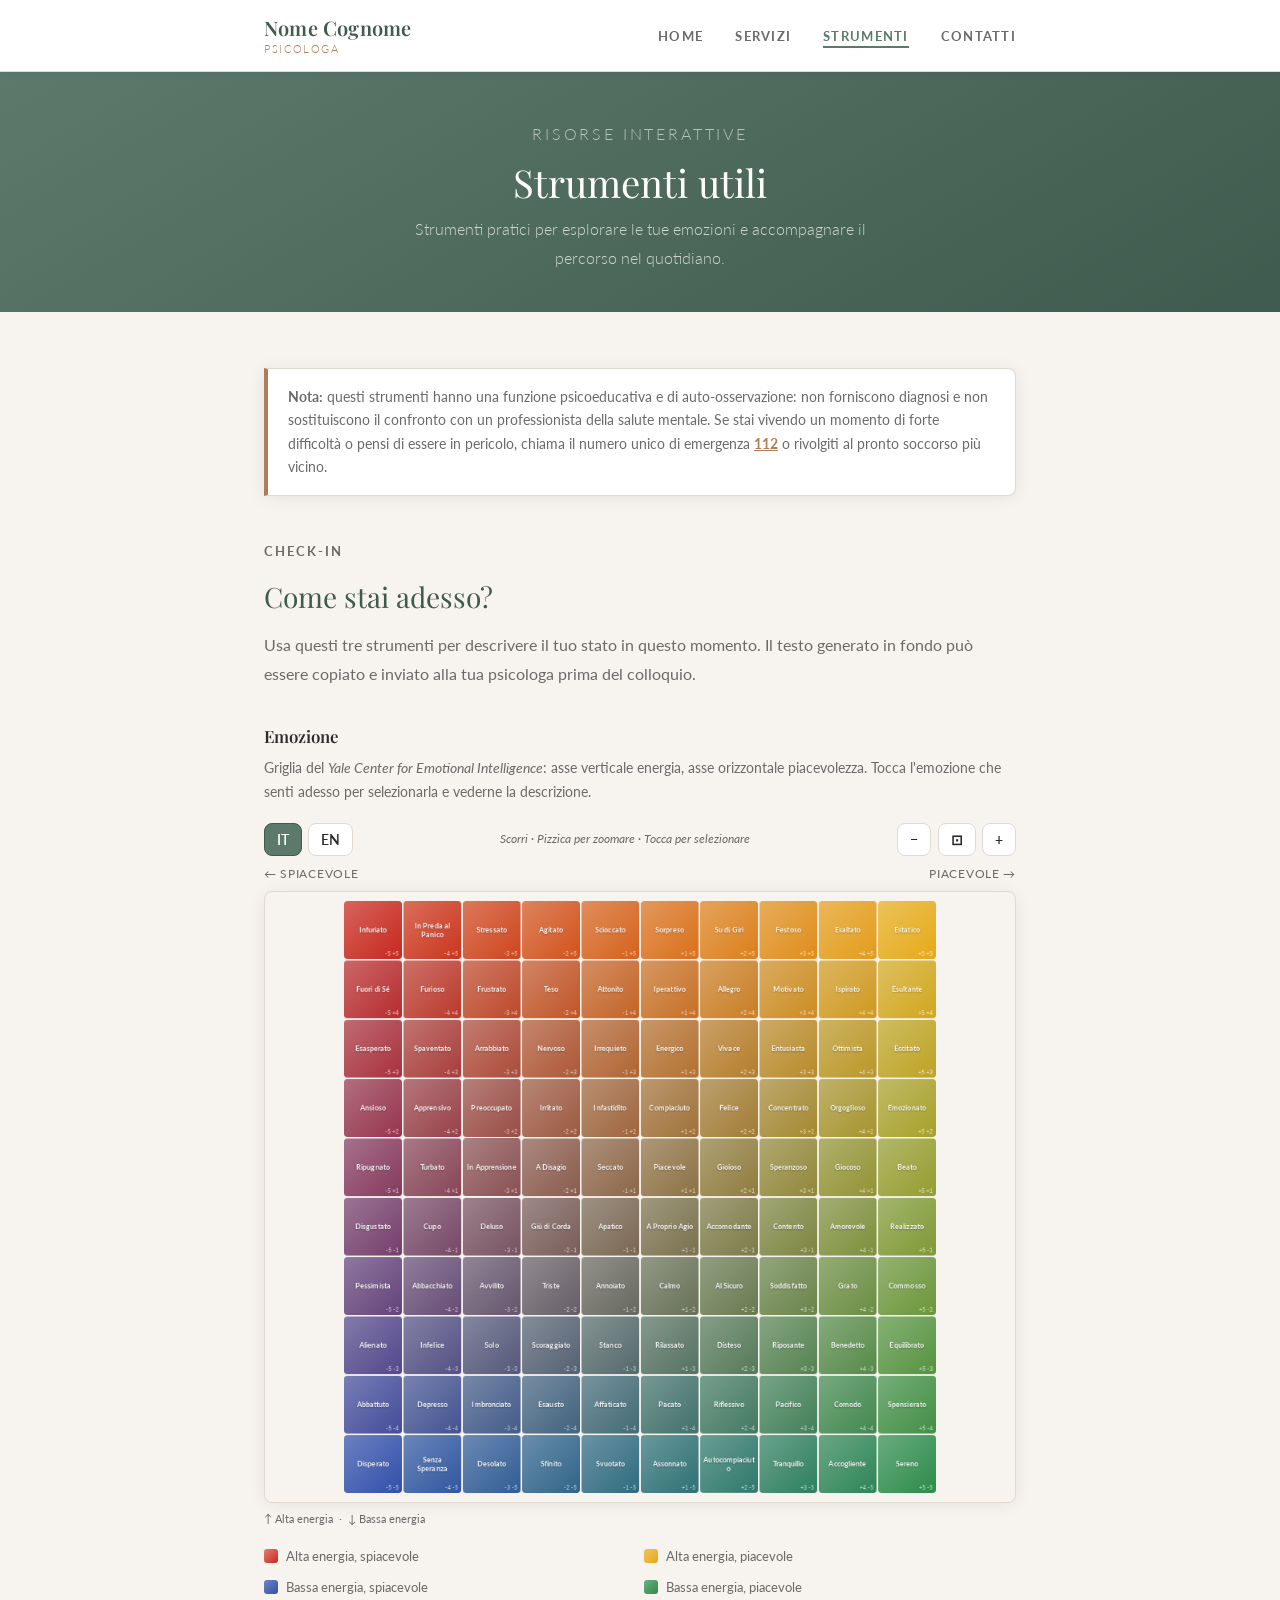
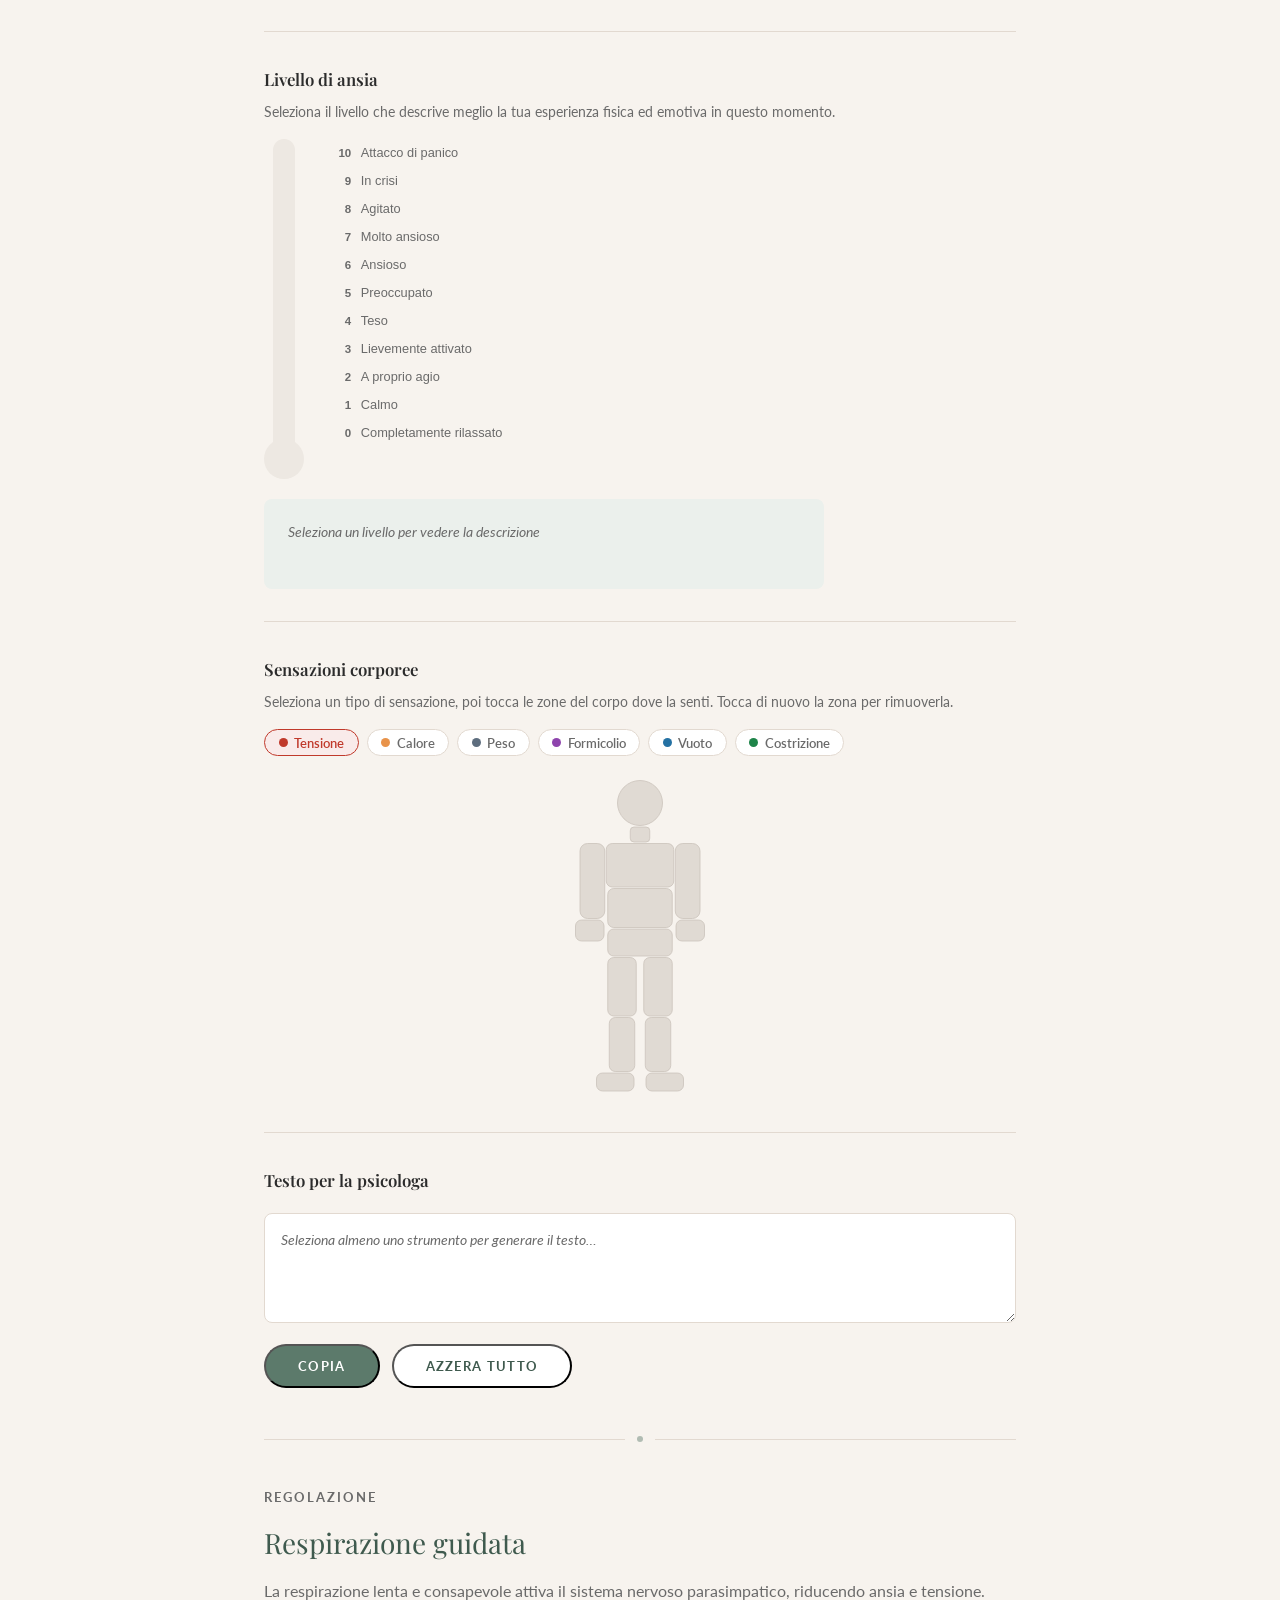
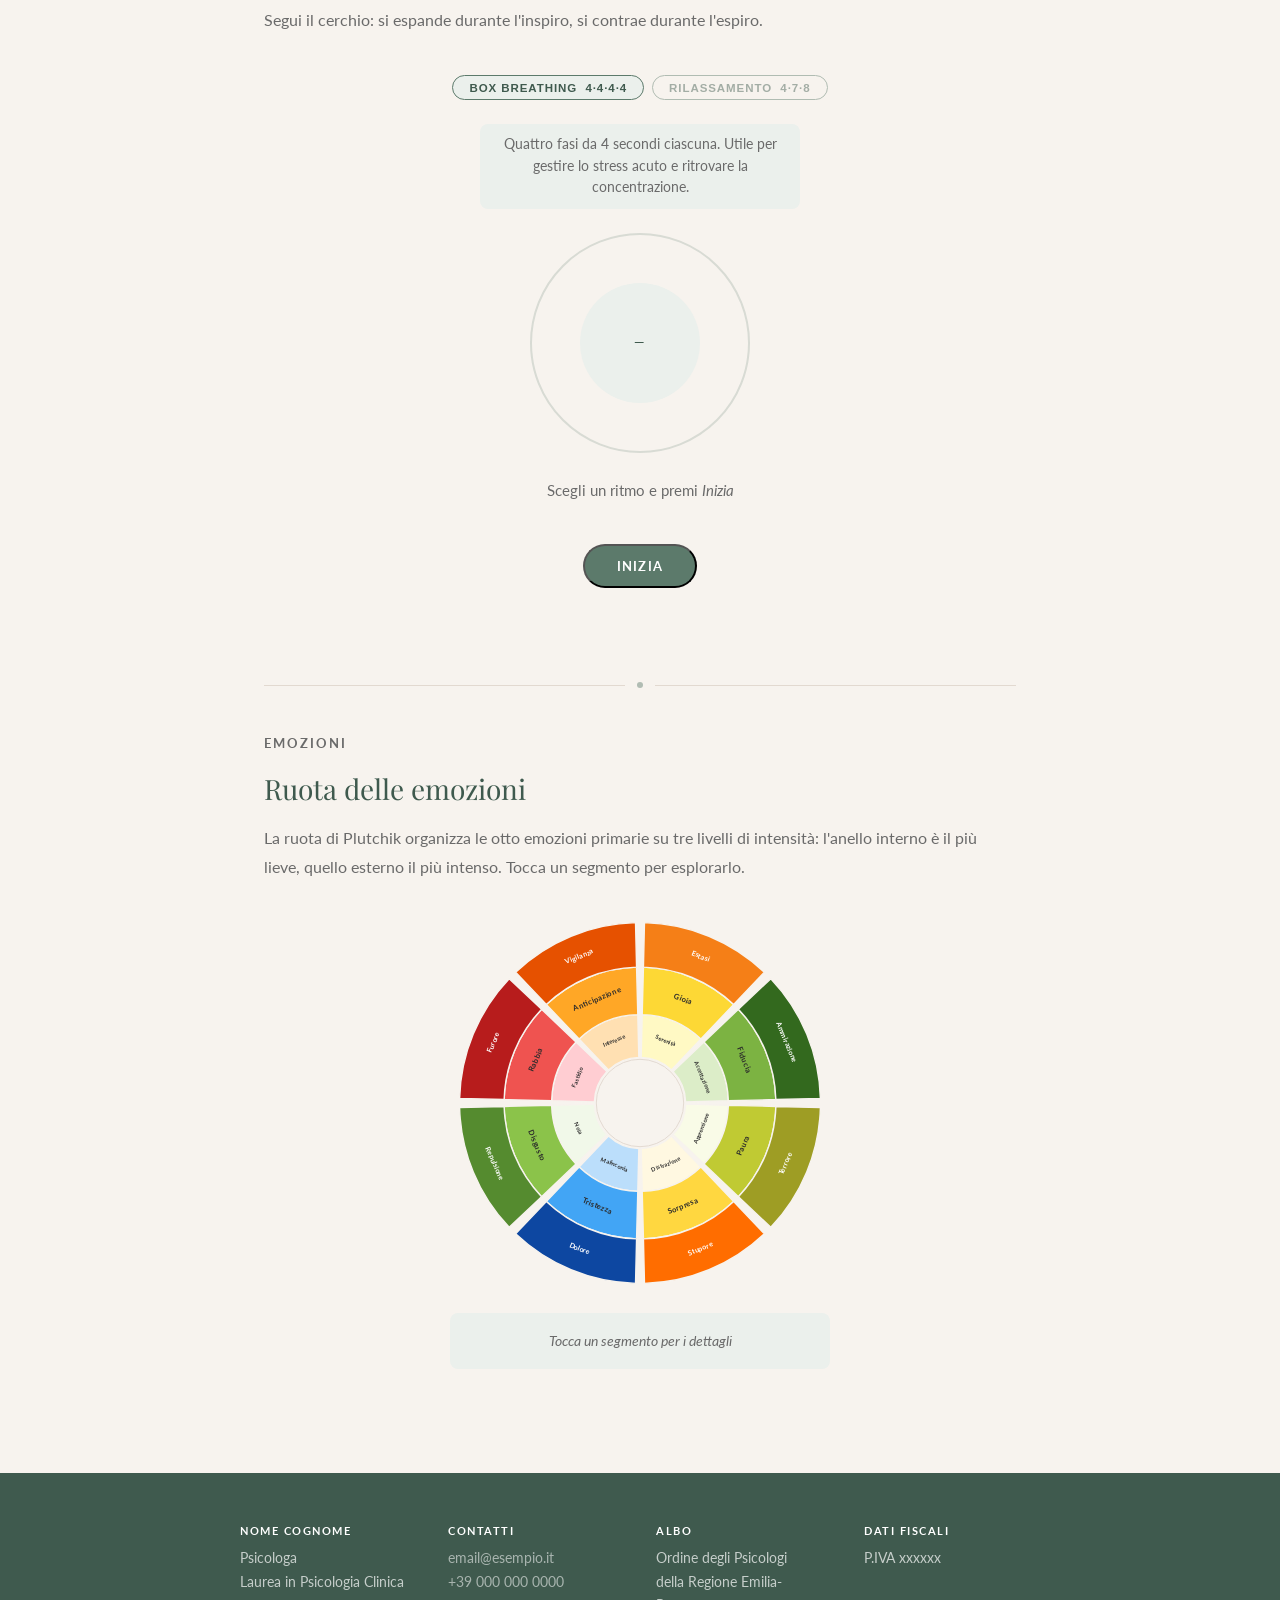
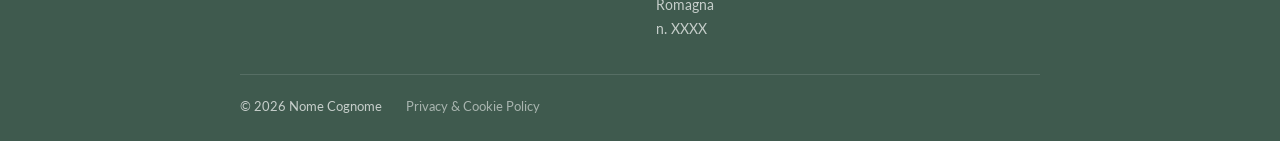
<file: utilities.html>
<!DOCTYPE html>
<html lang="it">

<head>
  <meta charset="UTF-8" />
  <meta name="viewport" content="width=device-width, initial-scale=1.0" />
  <title>Strumenti – Nome Cognome</title>
  <link rel="preconnect" href="https://fonts.googleapis.com" />
  <link rel="preconnect" href="https://fonts.gstatic.com" crossorigin />
  <link rel="stylesheet" href="https://fonts.googleapis.com/css2?family=Playfair+Display:ital,wght@0,400;0,600;1,400&family=Lato:wght@300;400;700&display=swap" />
  <link rel="stylesheet" href="graphics/style.css" />
</head>

<body>

  <div id="site-header"></div>

  <!-- ═══════════ PAGE HEADER ═══════════ -->
  <section class="page-header">
    <div class="page-header-inner">
      <p class="hero-eyebrow">Risorse interattive</p>
      <h1>Strumenti utili</h1>
      <p>Strumenti pratici per esplorare le tue emozioni e accompagnare il percorso nel quotidiano.</p>
    </div>
  </section>

  <!-- ═══════════ MAIN ═══════════ -->
  <main>

    <div class="tool-disclaimer">
      <p><strong>Nota:</strong> questi strumenti hanno una funzione psicoeducativa e di auto-osservazione: non forniscono diagnosi e non sostituiscono il confronto con un professionista della salute mentale. Se stai vivendo un momento di forte difficoltà o pensi di essere in pericolo, chiama il numero unico di emergenza <a href="tel:112">112</a> o rivolgiti al pronto soccorso più vicino.</p>
    </div>

    <!-- ── Check-in ── -->
    <div class="section">
      <p class="section-label">Check-in</p>
      <h2>Come stai adesso?</h2>
      <p>Usa questi tre strumenti per descrivere il tuo stato in questo momento. Il testo generato in fondo può essere copiato e inviato alla tua psicologa prima del colloquio.</p>

      <!-- Mood Meter -->
      <h3 class="checkin-h3">Emozione</h3>
      <p class="checkin-sub-desc">Griglia del <em>Yale Center for Emotional Intelligence</em>: asse verticale energia, asse orizzontale piacevolezza. Tocca l'emozione che senti adesso per selezionarla e vederne la descrizione.</p>

      <div class="mm-controls">
        <div class="mm-ctrl-group">
          <button id="mm-lang-it" class="mm-ctrl-btn active" aria-pressed="true">IT</button>
          <button id="mm-lang-en" class="mm-ctrl-btn" aria-pressed="false">EN</button>
        </div>
        <span class="mm-hint">Scorri · Pizzica per zoomare · Tocca per selezionare</span>
        <div class="mm-ctrl-group">
          <button id="mm-zoom-out" class="mm-ctrl-btn" aria-label="Rimpicciolisci">−</button>
          <button id="mm-zoom-fit" class="mm-ctrl-btn" aria-label="Adatta alla finestra">⊡</button>
          <button id="mm-zoom-in" class="mm-ctrl-btn" aria-label="Ingrandisci">+</button>
        </div>
      </div>

      <div class="mm-axis-row">
        <span>← Spiacevole</span>
        <span>Piacevole →</span>
      </div>

      <div id="mm-stage-wrap" class="mm-stage-wrap">
        <div id="mm-stage" class="mm-stage">
          <div id="mm-grid" class="mm-grid"></div>
        </div>
      </div>

      <p class="mm-axis-note">↑ Alta energia &nbsp;·&nbsp; ↓ Bassa energia</p>

      <div class="mm-legend">
        <div class="mm-legend-item"><div class="mm-legend-swatch mm-legend-swatch-red"></div><span>Alta energia, spiacevole</span></div>
        <div class="mm-legend-item"><div class="mm-legend-swatch mm-legend-swatch-yellow"></div><span>Alta energia, piacevole</span></div>
        <div class="mm-legend-item"><div class="mm-legend-swatch mm-legend-swatch-blue"></div><span>Bassa energia, spiacevole</span></div>
        <div class="mm-legend-item"><div class="mm-legend-swatch mm-legend-swatch-green"></div><span>Bassa energia, piacevole</span></div>
      </div>

      <hr class="checkin-hr">

      <!-- Termometro -->
      <h3 class="checkin-h3">Livello di ansia</h3>
      <p class="checkin-sub-desc">Seleziona il livello che descrive meglio la tua esperienza fisica ed emotiva in questo momento.</p>

      <div class="therm-wrapper">
        <div class="therm-layout">
          <div class="therm-graphic">
            <div class="therm-tube">
              <div class="therm-fill" id="therm-fill"></div>
            </div>
            <div class="therm-bulb" id="therm-bulb"></div>
          </div>
          <div class="therm-levels" id="therm-levels"></div>
        </div>
        <div class="therm-info" id="therm-info">
          <p class="therm-hint">Seleziona un livello per vedere la descrizione</p>
        </div>
      </div>

      <hr class="checkin-hr">

      <!-- Mappa corporea -->
      <h3 class="checkin-h3">Sensazioni corporee</h3>
      <p class="checkin-sub-desc">Seleziona un tipo di sensazione, poi tocca le zone del corpo dove la senti. Tocca di nuovo la zona per rimuoverla.</p>

      <div id="bm-sensations" class="bm-sensations"></div>
      <div class="bm-body-wrap">
        <svg id="bm-svg" class="bm-svg" viewBox="0 0 200 432" xmlns="http://www.w3.org/2000/svg" aria-label="Mappa corporea"></svg>
      </div>

      <hr class="checkin-hr">

      <!-- Output condiviso -->
      <h3 class="checkin-h3">Testo per la psicologa</h3>
      <textarea id="checkin-output" class="checkin-output" readonly placeholder="Seleziona almeno uno strumento per generare il testo…"></textarea>
      <div class="checkin-actions">
        <button id="checkin-copy" class="btn btn-sage">Copia</button>
        <button id="checkin-reset" class="btn btn-light">Azzera tutto</button>
      </div>

    </div>

    <div class="divider"><span class="divider-dot"></span></div>

    <!-- ── Respirazione guidata ── -->
    <div class="section">
      <p class="section-label">Regolazione</p>
      <h2>Respirazione guidata</h2>
      <p>La respirazione lenta e consapevole attiva il sistema nervoso parasimpatico, riducendo ansia e tensione. Segui
        il cerchio: si espande durante l'inspiro, si contrae durante l'espiro.</p>

      <div class="breath-wrapper">
        <div class="breath-pattern-group">
          <button class="breath-pattern-btn active" data-pattern="box">Box breathing &nbsp;4·4·4·4</button>
          <button class="breath-pattern-btn" data-pattern="478">Rilassamento &nbsp;4·7·8</button>
        </div>
        <div class="breath-desc" id="breath-desc"></div>
        <div class="breath-stage">
          <div class="breath-ring"></div>
          <div class="breath-circle" id="breath-circle">
            <span id="breath-phase">—</span>
          </div>
        </div>
        <p class="breath-instruction" id="breath-instruction">Scegli un ritmo e premi <em>Inizia</em></p>
        <button class="btn btn-sage" id="breath-start">Inizia</button>
        <p class="breath-cycles" id="breath-cycles"></p>
      </div>
    </div>

    <div class="divider"><span class="divider-dot"></span></div>

    <!-- ── Ruota delle emozioni ── -->
    <div class="section">
      <p class="section-label">Emozioni</p>
      <h2>Ruota delle emozioni</h2>
      <p>La ruota di Plutchik organizza le otto emozioni primarie su tre livelli di intensità: l'anello interno è il più lieve, quello esterno il più intenso. Tocca un segmento per esplorarlo.</p>
      <div class="pw-wrapper">
        <svg id="pw-svg" class="pw-svg" viewBox="0 0 400 400" xmlns="http://www.w3.org/2000/svg" aria-label="Ruota delle emozioni"></svg>
        <div id="pw-info" class="pw-info"><p class="pw-hint">Tocca un segmento per i dettagli</p></div>
      </div>
    </div>

  </main>

  <!-- ═══════════ MODAL DETTAGLIO EMOZIONE ═══════════ -->
  <div id="mm-modal-overlay" class="mm-modal-overlay" role="dialog" aria-modal="true" aria-labelledby="mm-modal-title">
    <div class="mm-modal">
      <div id="mm-modal-header" class="mm-modal-header">
        <h3 id="mm-modal-title"></h3>
        <button id="mm-modal-close" class="mm-modal-close" aria-label="Chiudi">✕</button>
      </div>
      <div class="mm-modal-body">
        <p id="mm-modal-desc"></p>
      </div>
    </div>
  </div>

  <div id="site-footer"></div>

  <script src="js/config.js" defer></script>
  <script src="js/main.js" defer></script>
  <script src="js/moodmeter.js" defer></script>
  <script src="js/breath.js" defer></script>
  <script src="js/anxiety.js" defer></script>
  <script src="js/plutchik.js" defer></script>
  <script src="js/bodymap.js" defer></script>
  <script src="js/checkin.js" defer></script>
</body>

</html>
</file>
<file: graphics/style.css>
/* I font (Google Fonts) sono caricati con <link> nell'head di ogni pagina,
   insieme al preconnect: più veloce dell'@import da CSS. */

/* ═══════════════════════════════════════════════
   VARIABILI
═══════════════════════════════════════════════ */
:root {
  /* Colori */
  --sage:          #5C7A6B;
  --sage-dark:     #3F5A4E;
  --sage-light:    #EBF0EC;
  --terracotta:    #B07D58;
  --cream:         #F7F3EE;
  --white:         #FFFFFF;
  --dark:          #2B2B2B;
  --mid:           #6A6A6A;
  --border:        #E2D9D0;

  /* Font */
  --font-heading: 'Playfair Display', Georgia, serif;
  --font-body:    'Lato', 'Helvetica Neue', Arial, sans-serif;

  /* Layout */
  --max-w:   800px;
  --radius:  8px;
  --shadow:  0 2px 18px rgba(0, 0, 0, 0.07);
}

/* ═══════════════════════════════════════════════
   RESET & BASE
═══════════════════════════════════════════════ */
*, *::before, *::after {
  box-sizing: border-box;
  margin: 0;
  padding: 0;
}

html { scroll-behavior: smooth; }

body {
  font-family: var(--font-body);
  font-size: 1rem;
  line-height: 1.8;
  color: var(--dark);
  background-color: var(--cream);
  min-height: 100vh;
  display: flex;
  flex-direction: column;
}

img { max-width: 100%; height: auto; display: block; }

/* Placeholder per l'header iniettato via JS: evita il salto di layout
   mentre _header.html viene caricato (altezza ≈ header reale) */
#site-header { min-height: 4.3rem; }

a {
  color: var(--sage-dark);
  transition: color 0.2s;
}
a:hover { color: var(--terracotta); }

/* ═══════════════════════════════════════════════
   HEADER
═══════════════════════════════════════════════ */
header {
  position: sticky;
  top: 0;
  z-index: 200;
  background: var(--white);
  border-bottom: 1px solid var(--border);
  box-shadow: 0 1px 10px rgba(0, 0, 0, 0.05);
}

.header-inner {
  display: flex;
  align-items: center;
  justify-content: space-between;
  max-width: var(--max-w);
  margin: 0 auto;
  padding: 1rem 1.5rem;
  position: relative;
}

.site-name {
  font-family: var(--font-heading);
  font-size: 1.25rem;
  font-weight: 600;
  text-decoration: none;
  color: var(--sage-dark);
  letter-spacing: 0.01em;
  line-height: 1.2;
}

.site-name .site-name-sub {
  display: block;
  font-family: var(--font-body);
  font-size: 0.68rem;
  font-weight: 300;
  letter-spacing: 0.15em;
  text-transform: uppercase;
  color: var(--terracotta);
  margin-top: 2px;
}

/* ═══════════════════════════════════════════════
   NAVIGAZIONE
═══════════════════════════════════════════════ */
.nav-toggle {
  display: none;
  background: none;
  border: none;
  cursor: pointer;
  color: var(--dark);
  font-size: 1.4rem;
  line-height: 1;
  padding: 0.3rem 0.5rem;
  border-radius: 4px;
  transition: background 0.2s;
}
.nav-toggle:hover { background: var(--sage-light); }

nav ul {
  list-style: none;
  display: flex;
  gap: 2rem;
}

nav a {
  text-decoration: none;
  color: var(--mid);
  font-size: 0.8rem;
  font-weight: 700;
  letter-spacing: 0.1em;
  text-transform: uppercase;
  padding-bottom: 2px;
  border-bottom: 2px solid transparent;
  transition: color 0.2s, border-color 0.2s;
}

nav a:hover {
  color: var(--sage);
  border-color: var(--sage-light);
}

nav a.active {
  color: var(--sage);
  border-color: var(--sage);
}

/* ═══════════════════════════════════════════════
   MOBILE NAV
═══════════════════════════════════════════════ */
@media (max-width: 720px) {
  .nav-toggle { display: block; }

  nav {
    display: none;
    position: absolute;
    top: 100%;
    left: 0;
    right: 0;
    background: var(--white);
    border-top: 1px solid var(--border);
    border-bottom: 2px solid var(--sage-light);
    box-shadow: 0 6px 20px rgba(0, 0, 0, 0.08);
  }

  nav.open { display: block; }

  nav ul {
    flex-direction: column;
    gap: 0;
  }

  nav ul li a {
    display: block;
    padding: 1rem 1.5rem;
    border-bottom: 1px solid var(--border);
    border-left: none;
  }

  nav ul li:last-child a { border-bottom: none; }
}

/* ═══════════════════════════════════════════════
   HERO
═══════════════════════════════════════════════ */
.hero {
  background: linear-gradient(150deg, var(--sage) 0%, var(--sage-dark) 100%);
  color: var(--white);
  padding: 5rem 1.5rem 4.5rem;
  text-align: center;
  position: relative;
  overflow: hidden;
}

/* Cerchi decorativi in CSS, senza immagini */
.hero::before,
.hero::after {
  content: '';
  position: absolute;
  border-radius: 50%;
  background: rgba(255, 255, 255, 0.04);
  pointer-events: none;
}
.hero::before {
  width: 400px;
  height: 400px;
  top: -120px;
  right: -80px;
}
.hero::after {
  width: 300px;
  height: 300px;
  bottom: -100px;
  left: -60px;
}

.hero-inner {
  max-width: var(--max-w);
  margin: 0 auto;
  position: relative;
  z-index: 1;
}

.hero-eyebrow {
  display: inline-block;
  font-size: 0.72rem;
  font-weight: 700;
  letter-spacing: 0.18em;
  text-transform: uppercase;
  color: rgba(255, 255, 255, 0.65);
  margin-bottom: 1rem;
}

.hero h1 {
  font-family: var(--font-heading);
  font-size: clamp(2rem, 5vw, 3rem);
  font-weight: 400;
  line-height: 1.25;
  margin-bottom: 1.25rem;
  color: var(--white);
}

.hero h1 em {
  font-style: italic;
  color: rgba(255, 255, 255, 0.78);
}

.hero p {
  font-size: 1.05rem;
  font-weight: 300;
  line-height: 1.7;
  color: rgba(255, 255, 255, 0.82);
  max-width: 520px;
  margin: 0 auto 2.5rem;
}

/* Bottoni */
.btn-group {
  display: flex;
  gap: 1rem;
  justify-content: center;
  flex-wrap: wrap;
}

.btn {
  display: inline-block;
  padding: 0.75rem 2rem;
  border-radius: 50px;
  font-family: var(--font-body);
  font-size: 0.82rem;
  font-weight: 700;
  letter-spacing: 0.1em;
  text-transform: uppercase;
  text-decoration: none;
  transition: transform 0.2s, box-shadow 0.2s, background 0.2s;
}
.btn:hover {
  transform: translateY(-2px);
  box-shadow: 0 6px 20px rgba(0, 0, 0, 0.18);
}

.btn-light {
  background: var(--white);
  color: var(--sage-dark);
}
.btn-light:hover { color: var(--sage-dark); background: var(--cream); }

.btn-outline {
  background: transparent;
  color: var(--white);
  border: 2px solid rgba(255, 255, 255, 0.55);
}
.btn-outline:hover { color: var(--white); border-color: var(--white); }

/* ═══════════════════════════════════════════════
   MAIN CONTENT
═══════════════════════════════════════════════ */
main {
  flex: 1;
  padding: 3.5rem 1.5rem;
  max-width: var(--max-w);
  width: 100%;
  margin: 0 auto;
}

/* Sezione */
.section { margin-bottom: 3rem; }

.section-label {
  display: inline-block;
  font-size: 0.8rem;
  font-weight: 700;
  letter-spacing: 0.16em;
  text-transform: uppercase;
  color: var(--terracotta);
  margin-bottom: 0.4rem;
}

.section h2 {
  font-family: var(--font-heading);
  font-size: 1.75rem;
  font-weight: 400;
  line-height: 1.3;
  color: var(--sage-dark);
  margin-bottom: 1rem;
}

.section p {
  color: var(--mid);
  margin-bottom: 1rem;
}

.section p:last-child { margin-bottom: 0; }

/* Divisore decorativo */
.divider {
  display: flex;
  align-items: center;
  gap: 0.75rem;
  margin: 2.5rem 0;
}

.divider::before,
.divider::after {
  content: '';
  flex: 1;
  height: 1px;
  background: var(--border);
}

.divider-dot {
  width: 6px;
  height: 6px;
  border-radius: 50%;
  background: var(--sage);
  opacity: 0.45;
}

/* Card griglia */
.card-grid {
  display: grid;
  grid-template-columns: repeat(auto-fit, minmax(210px, 1fr));
  gap: 1.25rem;
  margin-top: 1.5rem;
}

.card {
  background: var(--white);
  border: 1px solid var(--border);
  border-radius: var(--radius);
  padding: 1.75rem 1.5rem;
  box-shadow: var(--shadow);
  transition: transform 0.2s, box-shadow 0.2s;
}

.card:hover {
  transform: translateY(-3px);
  box-shadow: 0 6px 24px rgba(0, 0, 0, 0.1);
}

.card-icon {
  font-size: 1.6rem;
  margin-bottom: 0.75rem;
  line-height: 1;
}

.card h3 {
  font-family: var(--font-heading);
  font-size: 1.1rem;
  font-weight: 600;
  color: var(--sage-dark);
  margin-bottom: 0.4rem;
}

.card p {
  color: var(--mid);
  font-size: 0.92rem;
  line-height: 1.6;
  margin-bottom: 0;
}

/* Quote / citazione */
.quote {
  border-left: 3px solid var(--sage);
  margin: 2rem 0;
  padding: 1rem 1.5rem;
  background: var(--white);
  border-radius: 0 var(--radius) var(--radius) 0;
  box-shadow: var(--shadow);
}

.quote p {
  font-family: var(--font-heading);
  font-size: 1.1rem;
  font-style: italic;
  color: var(--sage-dark);
  margin-bottom: 0.4rem;
}

.quote cite {
  font-size: 0.78rem;
  letter-spacing: 0.08em;
  color: var(--terracotta);
  text-transform: uppercase;
  font-style: normal;
}

/* ═══════════════════════════════════════════════
   FOOTER
═══════════════════════════════════════════════ */
footer {
  background: var(--sage-dark);
  color: rgba(255, 255, 255, 0.7);
  font-size: 0.85rem;
  line-height: 1.75;
  padding: 3rem 1.5rem 1.5rem;
}

.footer-grid {
  display: grid;
  grid-template-columns: repeat(auto-fit, minmax(160px, 1fr));
  gap: 2rem;
  max-width: var(--max-w);
  margin: 0 auto 2rem;
}

.footer-grid strong {
  display: block;
  margin-bottom: 0.4rem;
  color: var(--white);
  font-size: 0.68rem;
  font-weight: 700;
  letter-spacing: 0.14em;
  text-transform: uppercase;
}

.footer-bottom {
  max-width: var(--max-w);
  margin: 0 auto;
  border-top: 1px solid rgba(255, 255, 255, 0.12);
  padding-top: 1.25rem;
  display: flex;
  flex-wrap: wrap;
  gap: 0.4rem 1.5rem;
  align-items: center;
  font-size: 0.8rem;
}

footer a {
  color: rgba(255, 255, 255, 0.55);
  text-decoration: none;
}
footer a:hover { color: var(--white); }

/* ═══════════════════════════════════════════════
   BIO CON FOTO  (sezione Chi sono)
═══════════════════════════════════════════════ */
.bio-layout {
  display: grid;
  grid-template-columns: 200px 1fr;
  gap: 2rem;
  align-items: start;
  margin-top: 1.25rem;
}

.bio-photo img {
  width: 100%;
  border-radius: 12px;
  box-shadow: 0 4px 20px rgba(0, 0, 0, 0.1);
  border: 4px solid var(--white);
  outline: 1px solid var(--border);
  display: block;
}

@media (max-width: 580px) {
  .bio-layout {
    grid-template-columns: 1fr;
  }
  .bio-photo {
    max-width: 160px;
    margin: 0 auto;
  }
}

/* ═══════════════════════════════════════════════
   HIGHLIGHT BOX  (strumenti utili e simili)
═══════════════════════════════════════════════ */
.highlight-box {
  background: var(--white);
  border: 1px solid var(--border);
  border-left: 4px solid var(--terracotta);
  border-radius: 0 var(--radius) var(--radius) 0;
  padding: 1.75rem 2rem;
  box-shadow: var(--shadow);
  display: flex;
  align-items: center;
  justify-content: space-between;
  gap: 1.5rem 2rem;
  flex-wrap: wrap;
}

.highlight-box-text { flex: 1; min-width: 200px; }

.highlight-box-text .section-label { margin-bottom: 0.3rem; }

.highlight-box-text h2 {
  font-family: var(--font-heading);
  font-size: 1.4rem;
  font-weight: 400;
  color: var(--sage-dark);
  margin-bottom: 0.5rem;
}

.highlight-box-text p {
  color: var(--mid);
  font-size: 0.95rem;
  margin: 0;
}

/* ═══════════════════════════════════════════════
   PAGE HEADER  (pagine interne — no hero grande)
═══════════════════════════════════════════════ */
.page-header {
  background: linear-gradient(150deg, var(--sage) 0%, var(--sage-dark) 100%);
  color: var(--white);
  padding: 3rem 1.5rem 2.5rem;
  text-align: center;
}

.page-header-inner {
  max-width: var(--max-w);
  margin: 0 auto;
}

.page-header .hero-eyebrow {
  color: rgba(255, 255, 255, 0.6);
  margin-bottom: 0.6rem;
}

.page-header h1 {
  font-family: var(--font-heading);
  font-size: clamp(1.7rem, 4vw, 2.4rem);
  font-weight: 400;
  color: var(--white);
  line-height: 1.25;
  margin-bottom: 0.6rem;
}

.page-header p {
  color: rgba(255, 255, 255, 0.72);
  font-size: 0.98rem;
  font-weight: 300;
  max-width: 480px;
  margin: 0 auto;
}

/* ═══════════════════════════════════════════════
   CONTATTI — layout a due colonne
═══════════════════════════════════════════════ */
.contact-layout {
  display: grid;
  grid-template-columns: 1fr 1.5fr;
  gap: 3rem;
  align-items: start;
}

.contact-block { margin-bottom: 2.5rem; }
.contact-block:last-child { margin-bottom: 0; }

.contact-block h2 {
  font-family: var(--font-heading);
  font-size: 1.3rem;
  font-weight: 400;
  color: var(--sage-dark);
  margin-bottom: 1.25rem;
}

.contact-item {
  display: flex;
  gap: 1rem;
  align-items: flex-start;
  margin-bottom: 1.25rem;
}
.contact-item:last-child { margin-bottom: 0; }

.contact-icon {
  width: 2.4rem;
  height: 2.4rem;
  border-radius: 50%;
  background: var(--sage-light);
  display: flex;
  align-items: center;
  justify-content: center;
  flex-shrink: 0;
  font-size: 1rem;
  color: var(--sage-dark);
}

.contact-body strong {
  display: block;
  font-size: 0.68rem;
  font-weight: 700;
  letter-spacing: 0.13em;
  text-transform: uppercase;
  color: var(--terracotta);
  margin-bottom: 0.15rem;
}

.contact-body a {
  color: var(--dark);
  text-decoration: none;
  font-size: 1rem;
  line-height: 1.5;
}
.contact-body a:hover { color: var(--sage-dark); }

.contact-body span {
  color: var(--dark);
  font-size: 1rem;
  line-height: 1.5;
  display: block;
}

/* Tabella orari */
.hours-list {
  list-style: none;
  font-size: 0.92rem;
}

.hours-list li {
  display: flex;
  justify-content: space-between;
  align-items: center;
  padding: 0.45rem 0;
  border-bottom: 1px solid var(--border);
  color: var(--mid);
}
.hours-list li:last-child { border-bottom: none; }

.hours-list li .day {
  color: var(--dark);
  font-weight: 700;
}

.hours-list li .closed {
  color: var(--border);
  font-style: italic;
}

/* Mappa */
.map-wrap {
  border-radius: var(--radius);
  overflow: hidden;
  border: 1px solid var(--border);
  box-shadow: var(--shadow);
  position: sticky;
  top: 5rem;
}

.map-wrap iframe {
  display: block;
  width: 100%;
  height: 420px;
  border: none;
}

/* Nota sotto la mappa */
.map-note {
  padding: 0.75rem 1rem;
  background: var(--white);
  font-size: 0.8rem;
  color: var(--mid);
  border-top: 1px solid var(--border);
  line-height: 1.5;
}

.map-note a { color: var(--sage-dark); }

/* ═══════════════════════════════════════════════
   SERVIZI — card dettagliate
═══════════════════════════════════════════════ */
.service-grid {
  display: grid;
  grid-template-columns: repeat(auto-fit, minmax(300px, 1fr));
  gap: 1.5rem;
  margin-top: 1.75rem;
}

.service-card {
  background: var(--white);
  border: 1px solid var(--border);
  border-radius: var(--radius);
  box-shadow: var(--shadow);
  display: flex;
  flex-direction: column;
  transition: transform 0.2s, box-shadow 0.2s;
  overflow: hidden;
}

.service-card:hover {
  transform: translateY(-3px);
  box-shadow: 0 8px 28px rgba(0, 0, 0, 0.1);
}

/* Banda colorata in cima alla card */
.service-card-top {
  background: linear-gradient(135deg, var(--sage) 0%, var(--sage-dark) 100%);
  padding: 1.5rem 1.5rem 1.25rem;
}

.service-card-icon {
  font-size: 1.8rem;
  line-height: 1;
  margin-bottom: 0.6rem;
}

.service-card-top h3 {
  font-family: var(--font-heading);
  font-size: 1.2rem;
  font-weight: 600;
  color: var(--white);
  margin-bottom: 0;
}

/* Corpo della card */
.service-card-body {
  padding: 1.25rem 1.5rem;
  flex: 1;
  display: flex;
  flex-direction: column;
  gap: 1rem;
}

.service-card-body p {
  color: var(--mid);
  font-size: 0.94rem;
  line-height: 1.7;
  margin: 0;
  flex: 1;
}

/* Tags
   Per aggiungere un tag: <span class="tag tag--[forma] tag--[colore]">
   Forme:  tag--pill (categoria persone)  |  tag--rect (categoria modalità)
   Colori: tag--sage  |  tag--rose  |  tag--amber
   I colori sono riutilizzabili tra categorie diverse. */
.service-tags {
  display: flex;
  flex-wrap: wrap;
  gap: 0.4rem;
}

.tag {
  display: inline-block;
  font-size: 0.68rem;
  font-weight: 700;
  letter-spacing: 0.1em;
  text-transform: uppercase;
  padding: 0.2rem 0.65rem;
}

/* Forme */
.tag--pill { border-radius: 50px; }
.tag--rect { border-radius: 4px; }

/* Colori */
.tag--sage  { background: var(--sage-light); color: var(--sage-dark); }
.tag--rose  { background: #EDE0EC;           color: #7A3D6B; }
.tag--amber { background: #F5EBE0;           color: var(--terracotta); }

/* Filtri servizi */
.service-filters {
  display: flex;
  flex-wrap: wrap;
  gap: 1.5rem;
  margin-bottom: 2rem;
}

.filter-group {
  display: flex;
  flex-direction: column;
  gap: 0.5rem;
}

.filter-label {
  font-size: 0.65rem;
  font-weight: 700;
  letter-spacing: 0.12em;
  text-transform: uppercase;
  color: var(--sage-dark);
  opacity: 0.55;
}

.filter-buttons {
  display: flex;
  flex-wrap: wrap;
  gap: 0.35rem;
}

.filter-btn {
  font-size: 0.68rem;
  font-weight: 700;
  letter-spacing: 0.1em;
  text-transform: uppercase;
  padding: 0.25rem 0.75rem;
  border: none;
  cursor: pointer;
  opacity: 0.3;
  transition: opacity 0.15s;
}

.filter-btn.active { opacity: 1; }

/* Striscia metadati in fondo */
.service-meta {
  display: flex;
  flex-wrap: wrap;
  gap: 0.5rem 1.25rem;
  padding: 0.9rem 1.5rem;
  border-top: 1px solid var(--border);
  background: var(--cream);
}

.service-meta-item {
  font-size: 0.78rem;
  color: var(--mid);
  display: flex;
  align-items: center;
  gap: 0.3rem;
}

.service-meta-item strong {
  color: var(--dark);
  font-weight: 700;
}

/* Messaggio "nessun risultato" dei filtri */
.service-empty {
  margin-top: 1.5rem;
  padding: 1.25rem 1.5rem;
  background: var(--white);
  border: 1px dashed var(--border);
  border-radius: var(--radius);
  color: var(--mid);
  font-style: italic;
  text-align: center;
}

/* Sezione CTA finale */
.cta-section {
  background: var(--sage-light);
  border: 1px solid var(--border);
  border-radius: var(--radius);
  padding: 2.5rem 2rem;
  text-align: center;
  margin-top: 3rem;
}

.cta-section h2 {
  font-family: var(--font-heading);
  font-size: 1.6rem;
  font-weight: 400;
  color: var(--sage-dark);
  margin-bottom: 0.75rem;
}

.cta-section p {
  color: var(--mid);
  margin-bottom: 1.5rem;
  max-width: 460px;
  margin-left: auto;
  margin-right: auto;
}

.btn-sage {
  background: var(--sage);
  color: var(--white);
}
.btn-sage:hover {
  background: var(--sage-dark);
  color: var(--white);
}

/* ═══════════════════════════════════════════════
   RESPONSIVE PICCOLI AGGIUSTAMENTI
═══════════════════════════════════════════════ */
@media (max-width: 620px) {
  .contact-layout {
    grid-template-columns: 1fr;
    gap: 2rem;
  }

  .map-wrap { position: static; }
  .map-wrap iframe { height: 280px; }
}

@media (max-width: 480px) {
  .hero        { padding: 3.5rem 1.25rem 3rem; }
  .page-header { padding: 2.5rem 1.25rem 2rem; }
  main         { padding: 2.5rem 1.25rem; }
  footer       { padding: 2.5rem 1.25rem 1.25rem; }

  .section h2  { font-size: 1.5rem; }
}

/* Rispetta la preferenza "riduci movimento" (solo effetti decorativi:
   la respirazione guidata resta animata perché è la funzione dello strumento) */
@media (prefers-reduced-motion: reduce) {
  html { scroll-behavior: auto; }
  .card:hover,
  .service-card:hover,
  .btn:hover,
  .mm-cell:hover { transform: none; }
  .mm-modal { animation: none; }
}

/* ═══════════════════════════════════════════════
   MOOD METER  (utilities.html)
═══════════════════════════════════════════════ */

/* Barra controlli */
.mm-controls {
  display: flex;
  align-items: center;
  justify-content: space-between;
  flex-wrap: wrap;
  gap: 0.75rem;
  margin: 1.25rem 0 0.5rem;
}

.mm-ctrl-group {
  display: flex;
  align-items: center;
  gap: 0.4rem;
}

.mm-ctrl-btn {
  display: inline-flex;
  align-items: center;
  justify-content: center;
  height: 2.1rem;
  min-width: 2.1rem;
  padding: 0 0.75rem;
  border: 1px solid var(--border);
  border-radius: var(--radius);
  background: var(--white);
  color: var(--dark);
  font-family: var(--font-body);
  font-size: 0.85rem;
  font-weight: 600;
  cursor: pointer;
  transition: background 0.15s, color 0.15s, border-color 0.15s;
  user-select: none;
}

.mm-ctrl-btn:hover {
  background: var(--sage-light);
  border-color: var(--sage);
  color: var(--sage-dark);
}

.mm-ctrl-btn.active {
  background: var(--sage);
  border-color: var(--sage-dark);
  color: var(--white);
}

.mm-hint {
  font-size: 0.78rem;
  color: var(--mid);
  font-style: italic;
}

/* Etichette asse */
.mm-axis-row {
  display: flex;
  align-items: center;
  justify-content: space-between;
  font-size: 0.72rem;
  color: var(--mid);
  letter-spacing: 0.06em;
  text-transform: uppercase;
  margin-bottom: 0.35rem;
}

.mm-axis-note {
  font-size: 0.68rem;
  color: var(--mid);
  margin-top: 0.4rem;
}

/* Stage — viewport pan/zoom */
.mm-stage-wrap {
  width: 100%;
  height: 62vw;
  max-height: 68vh;
  min-height: 260px;
  overflow: hidden;
  border-radius: var(--radius);
  border: 1px solid var(--border);
  box-shadow: var(--shadow);
  cursor: grab;
  touch-action: none;
  position: relative;
  background: var(--cream);
}

.mm-stage-wrap:active { cursor: grabbing; }

.mm-stage {
  position: absolute;
  top: 0;
  left: 0;
  transform-origin: 0 0;
  will-change: transform;
}

/* Griglia 10×10 */
.mm-grid {
  display: grid;
  grid-template-columns: repeat(10, 72px);
  grid-template-rows:    repeat(10, 72px);
  gap: 2px;
}

/* Singola cella */
.mm-cell {
  width: 72px;
  height: 72px;
  position: relative;
  display: flex;
  align-items: center;
  justify-content: center;
  text-align: center;
  padding: 4px;
  border-radius: 4px;
  cursor: pointer;
  transition: filter 0.15s, transform 0.15s;
  box-sizing: border-box;
}

.mm-cell:hover {
  filter: brightness(1.12);
  transform: scale(1.07);
  z-index: 2;
  position: relative;
}

.mm-cell-name {
  font-family: var(--font-body);
  font-size: 0.58rem;
  font-weight: 700;
  letter-spacing: 0.01em;
  line-height: 1.2;
  color: rgba(255, 255, 255, 0.93);
  text-shadow: 0 1px 2px rgba(0, 0, 0, 0.28);
  pointer-events: none;
  word-break: break-word;
  hyphens: auto;
}

.mm-cell-coord {
  position: absolute;
  bottom: 3px;
  right: 4px;
  font-family: var(--font-body);
  font-size: 0.42rem;
  font-weight: 600;
  color: rgba(255, 255, 255, 0.60);
  pointer-events: none;
  line-height: 1;
}

/* Legenda quadranti */
.mm-legend {
  display: grid;
  grid-template-columns: 1fr 1fr;
  gap: 0.5rem;
  margin-top: 1rem;
  font-size: 0.8rem;
}

.mm-legend-item {
  display: flex;
  align-items: center;
  gap: 0.5rem;
  color: var(--mid);
}

.mm-legend-swatch {
  width: 14px;
  height: 14px;
  border-radius: 3px;
  flex-shrink: 0;
}

.mm-legend-swatch-red    { background: linear-gradient(135deg, rgb(228,124,118) 0%, rgb(200, 40, 30) 100%); }
.mm-legend-swatch-yellow { background: linear-gradient(135deg, rgb(238,196, 94) 0%, rgb(230,170, 25) 100%); }
.mm-legend-swatch-blue   { background: linear-gradient(135deg, rgb(112,133,196) 0%, rgb( 50, 80,170) 100%); }
.mm-legend-swatch-green  { background: linear-gradient(135deg, rgb(108,175,129) 0%, rgb( 45,140, 75) 100%); }

/* ── Modale ── */
.mm-modal-overlay {
  display: none;
  position: fixed;
  inset: 0;
  background: rgba(0, 0, 0, 0.48);
  z-index: 900;
  align-items: center;
  justify-content: center;
  padding: 1.5rem;
}

.mm-modal-overlay.open { display: flex; }

.mm-modal {
  background: var(--white);
  border-radius: var(--radius);
  box-shadow: 0 12px 40px rgba(0, 0, 0, 0.22);
  max-width: 420px;
  width: 100%;
  overflow: hidden;
  animation: mmFadeUp 0.2s ease;
}

@keyframes mmFadeUp {
  from { opacity: 0; transform: translateY(14px); }
  to   { opacity: 1; transform: translateY(0); }
}

.mm-modal-header {
  padding: 1.25rem 1.5rem;
  display: flex;
  align-items: center;
  justify-content: space-between;
  gap: 1rem;
}

.mm-modal-header h3 {
  font-family: var(--font-heading);
  font-size: 1.3rem;
  font-weight: 600;
  color: var(--white);
  margin: 0;
  text-shadow: 0 1px 3px rgba(0, 0, 0, 0.2);
}

.mm-modal-close {
  background: rgba(255, 255, 255, 0.2);
  border: none;
  border-radius: 50%;
  width: 2rem;
  height: 2rem;
  cursor: pointer;
  font-size: 1rem;
  color: var(--white);
  display: flex;
  align-items: center;
  justify-content: center;
  flex-shrink: 0;
  transition: background 0.15s;
}

.mm-modal-close:hover { background: rgba(255, 255, 255, 0.35); }

.mm-modal-body {
  padding: 1.5rem;
}

.mm-modal-body p {
  color: var(--mid);
  font-size: 0.95rem;
  line-height: 1.75;
  margin: 0;
}

@media (max-width: 580px) {
  .mm-stage-wrap {
    height: auto;
    aspect-ratio: 1 / 1;
    max-height: none;
  }
  .mm-legend { grid-template-columns: 1fr; }
  .mm-hint   { display: none; }
}

/* ═══════════════════════════════════════════════
   RESPIRAZIONE GUIDATA  (utilities.html)
═══════════════════════════════════════════════ */

.breath-wrapper {
  display: flex;
  flex-direction: column;
  align-items: center;
  gap: 1.5rem;
  padding: 1.5rem 0 0.5rem;
}

/* Selezione pattern */
.breath-pattern-group {
  display: flex;
  gap: 0.5rem;
  flex-wrap: wrap;
  justify-content: center;
}

.breath-pattern-btn {
  font-size: 0.72rem;
  font-weight: 700;
  letter-spacing: 0.08em;
  text-transform: uppercase;
  padding: 0.35rem 1rem;
  border-radius: 50px;
  border: 1.5px solid var(--sage);
  background: transparent;
  color: var(--sage-dark);
  cursor: pointer;
  opacity: 0.45;
  transition: opacity 0.15s, background 0.15s;
}

.breath-pattern-btn.active {
  background: var(--sage-light);
  opacity: 1;
}

.breath-desc {
  font-size: 0.85rem;
  color: var(--mid);
  text-align: center;
  max-width: 320px;
  line-height: 1.6;
  background: var(--sage-light);
  border-radius: var(--radius);
  padding: 0.6rem 1rem;
}

/* Stage */
.breath-stage {
  position: relative;
  width: 220px;
  height: 220px;
  display: flex;
  align-items: center;
  justify-content: center;
}

/* Anello esterno pulsante */
.breath-ring {
  position: absolute;
  inset: 0;
  border-radius: 50%;
  border: 2px solid var(--sage);
  opacity: 0.2;
  transform: scale(1);
  transition: transform 0s, opacity 0s;
}

/* Cerchio principale */
.breath-circle {
  position: relative;
  z-index: 1;
  width: 120px;
  height: 120px;
  border-radius: 50%;
  background: var(--sage-light);
  display: flex;
  align-items: center;
  justify-content: center;
  transform: scale(1);
  transition: transform 0s ease-in-out, background 0.4s;
}

.breath-circle span {
  font-size: 0.8rem;
  font-weight: 700;
  letter-spacing: 0.08em;
  text-transform: uppercase;
  color: var(--sage-dark);
}

/* Testo istruzione */
.breath-instruction {
  font-size: 0.95rem;
  color: var(--mid);
  text-align: center;
  min-height: 1.5em;
}

/* Contatore cicli */
.breath-cycles {
  font-size: 0.75rem;
  color: var(--sage);
  letter-spacing: 0.06em;
  min-height: 1.2em;
}

/* ═══════════════════════════════════════════════
   TERMOMETRO DELL'ANSIA  (utilities.html)
═══════════════════════════════════════════════ */

.therm-wrapper {
  max-width: 560px;
}

.therm-layout {
  display: flex;
  align-items: flex-end;
  gap: 1.25rem;
  margin-bottom: 1.25rem;
}

/* Termometro grafico */
.therm-graphic {
  display: flex;
  flex-direction: column;
  align-items: center;
  flex-shrink: 0;
}

.therm-tube {
  width: 22px;
  height: 308px; /* fallback — overridden by JS based on level count */
  background: #EDE8E2;
  border-radius: 11px 11px 0 0;
  position: relative;
  overflow: hidden;
}

.therm-fill {
  position: absolute;
  bottom: 0;
  left: 0;
  right: 0;
  height: 0%;
  background: #4DA87A;
  transition: height 0.6s ease, background-color 0.5s ease;
}

.therm-bulb {
  width: 40px;
  height: 40px;
  border-radius: 50%;
  background: #EDE8E2;
  margin-top: -8px;
  transition: background-color 0.5s ease;
}

/* Lista livelli */
.therm-levels {
  display: flex;
  flex-direction: column-reverse; /* 0 in basso, 10 in cima */
}

.therm-level-btn {
  display: flex;
  align-items: center;
  gap: 0.6rem;
  height: 28px;
  padding: 0 0.6rem;
  border: none;
  background: transparent;
  cursor: pointer;
  border-radius: 4px;
  width: 100%;
  transition: background 0.12s;
}

.therm-level-btn:hover { background: #EDE8E2; }

.therm-level-num {
  font-size: 0.72rem;
  font-weight: 700;
  width: 1.1rem;
  text-align: right;
  flex-shrink: 0;
  color: var(--mid);
  transition: color 0.3s;
}

.therm-level-label {
  font-size: 0.8rem;
  color: var(--mid);
  transition: color 0.3s;
}

.therm-level-btn.active .therm-level-label {
  font-weight: 700;
}

/* Pannello descrizione */
.therm-info {
  background: var(--sage-light);
  border-radius: var(--radius);
  padding: 1.25rem 1.5rem;
  min-height: 90px;
  transition: background-color 0.5s ease;
}

.therm-info-title {
  font-family: var(--font-heading);
  font-size: 1.1rem;
  font-weight: 600;
  margin-bottom: 0.6rem;
}

.therm-info-body {
  font-size: 0.88rem;
  color: var(--mid);
  line-height: 1.65;
  margin-bottom: 0.25rem;
}

.therm-hint {
  font-size: 0.9rem;
  color: var(--mid);
  font-style: italic;
  margin: 0;
}

/* ═══════════════════════════════════════════════
   RUOTA DELLE EMOZIONI  (utilities.html)
═══════════════════════════════════════════════ */

.pw-wrapper {
  display: flex;
  flex-direction: column;
  align-items: center;
  gap: 1.25rem;
  padding-top: 1rem;
}

.pw-svg {
  width: 100%;
  max-width: 380px;
  height: auto;
  display: block;
}

.pw-info {
  width: 100%;
  max-width: 380px;
  min-height: 56px;
  background: var(--sage-light);
  border-radius: var(--radius);
  padding: 0.9rem 1.25rem;
  text-align: center;
}

.pw-hint {
  font-size: 0.88rem;
  color: var(--mid);
  font-style: italic;
  margin: 0;
}

.pw-info-name {
  font-family: var(--font-heading);
  font-size: 1.2rem;
  font-weight: 600;
  color: var(--dark);
  margin: 0 0 0.2rem;
}

.pw-info-cat {
  font-size: 0.82rem;
  color: var(--mid);
  margin: 0;
}

/* ═══════════════════════════════════════════════
   MAPPA CORPOREA  (utilities.html)
═══════════════════════════════════════════════ */

/* Sensation type pills */
.bm-sensations {
  display: flex;
  flex-wrap: wrap;
  gap: 0.5rem;
  margin-bottom: 1.25rem;
}

.bm-sens-btn {
  display: inline-flex;
  align-items: center;
  gap: 0.4rem;
  padding: 0.3rem 0.85rem;
  border: 1.5px solid var(--border);
  border-radius: 20px;
  background: var(--white);
  font-family: var(--font-body);
  font-size: 0.82rem;
  font-weight: 600;
  color: var(--mid);
  cursor: pointer;
  transition: border-color 0.15s, color 0.15s, background 0.15s;
}

.bm-sens-btn.active {
  border-color: var(--sens-color);
  color: var(--sens-color);
  background: color-mix(in srgb, var(--sens-color) 10%, var(--white));
}

.bm-sens-dot {
  width: 9px;
  height: 9px;
  border-radius: 50%;
  flex-shrink: 0;
}

/* Body SVG */
.bm-body-wrap {
  display: flex;
  justify-content: center;
  margin-bottom: 1.5rem;
}

.bm-svg {
  width: 150px;
  height: auto;
  display: block;
}

/* Output textarea */
.bm-output {
  width: 100%;
  min-height: 100px;
  resize: vertical;
  border: 1.5px solid var(--border);
  border-radius: var(--radius);
  padding: 0.85rem 1rem;
  font-family: var(--font-body);
  font-size: 0.88rem;
  line-height: 1.7;
  color: var(--dark);
  background: var(--white);
  margin-bottom: 0.75rem;
}

.bm-output::placeholder {
  color: var(--mid);
  font-style: italic;
}

/* Action buttons (kept for reference, unused — shared output replaces them) */
.bm-actions {
  display: flex;
  gap: 0.75rem;
}

/* ═══════════════════════════════════════════════
   DISCLAIMER STRUMENTI  (utilities.html)
═══════════════════════════════════════════════ */

.tool-disclaimer {
  background: var(--white);
  border: 1px solid var(--border);
  border-left: 4px solid var(--terracotta);
  border-radius: 0 var(--radius) var(--radius) 0;
  padding: 1rem 1.25rem;
  margin-bottom: 2.5rem;
  box-shadow: var(--shadow);
}

.tool-disclaimer p {
  font-size: 0.86rem;
  color: var(--mid);
  line-height: 1.7;
  margin: 0;
}

.tool-disclaimer a {
  color: var(--terracotta);
  font-weight: 700;
}

/* ═══════════════════════════════════════════════
   CHECK-IN  (unified section)
═══════════════════════════════════════════════ */

.checkin-h3 {
  font-family: var(--font-heading);
  font-size: 1.05rem;
  font-weight: 600;
  color: var(--dark);
  margin: 2rem 0 0.35rem;
}

.checkin-sub-desc {
  font-size: 0.88rem;
  color: var(--mid);
  line-height: 1.65;
  margin-bottom: 1rem;
}

.checkin-hr {
  border: none;
  border-top: 1px solid var(--border);
  margin: 2rem 0 0;
}

.checkin-output {
  width: 100%;
  min-height: 110px;
  resize: vertical;
  border: 1.5px solid var(--border);
  border-radius: var(--radius);
  padding: 0.85rem 1rem;
  font-family: var(--font-body);
  font-size: 0.88rem;
  line-height: 1.75;
  color: var(--dark);
  background: var(--white);
  margin-bottom: 0.75rem;
  margin-top: 0.75rem;
}

.checkin-output::placeholder {
  color: var(--mid);
  font-style: italic;
}

.checkin-actions {
  display: flex;
  gap: 0.75rem;
}

/* Mood Meter selected cell */
.mm-cell--selected {
  box-shadow: inset 0 0 0 3px rgba(255, 255, 255, 0.95), inset 0 0 0 5px rgba(0, 0, 0, 0.18);
  z-index: 3;
}
</file>
